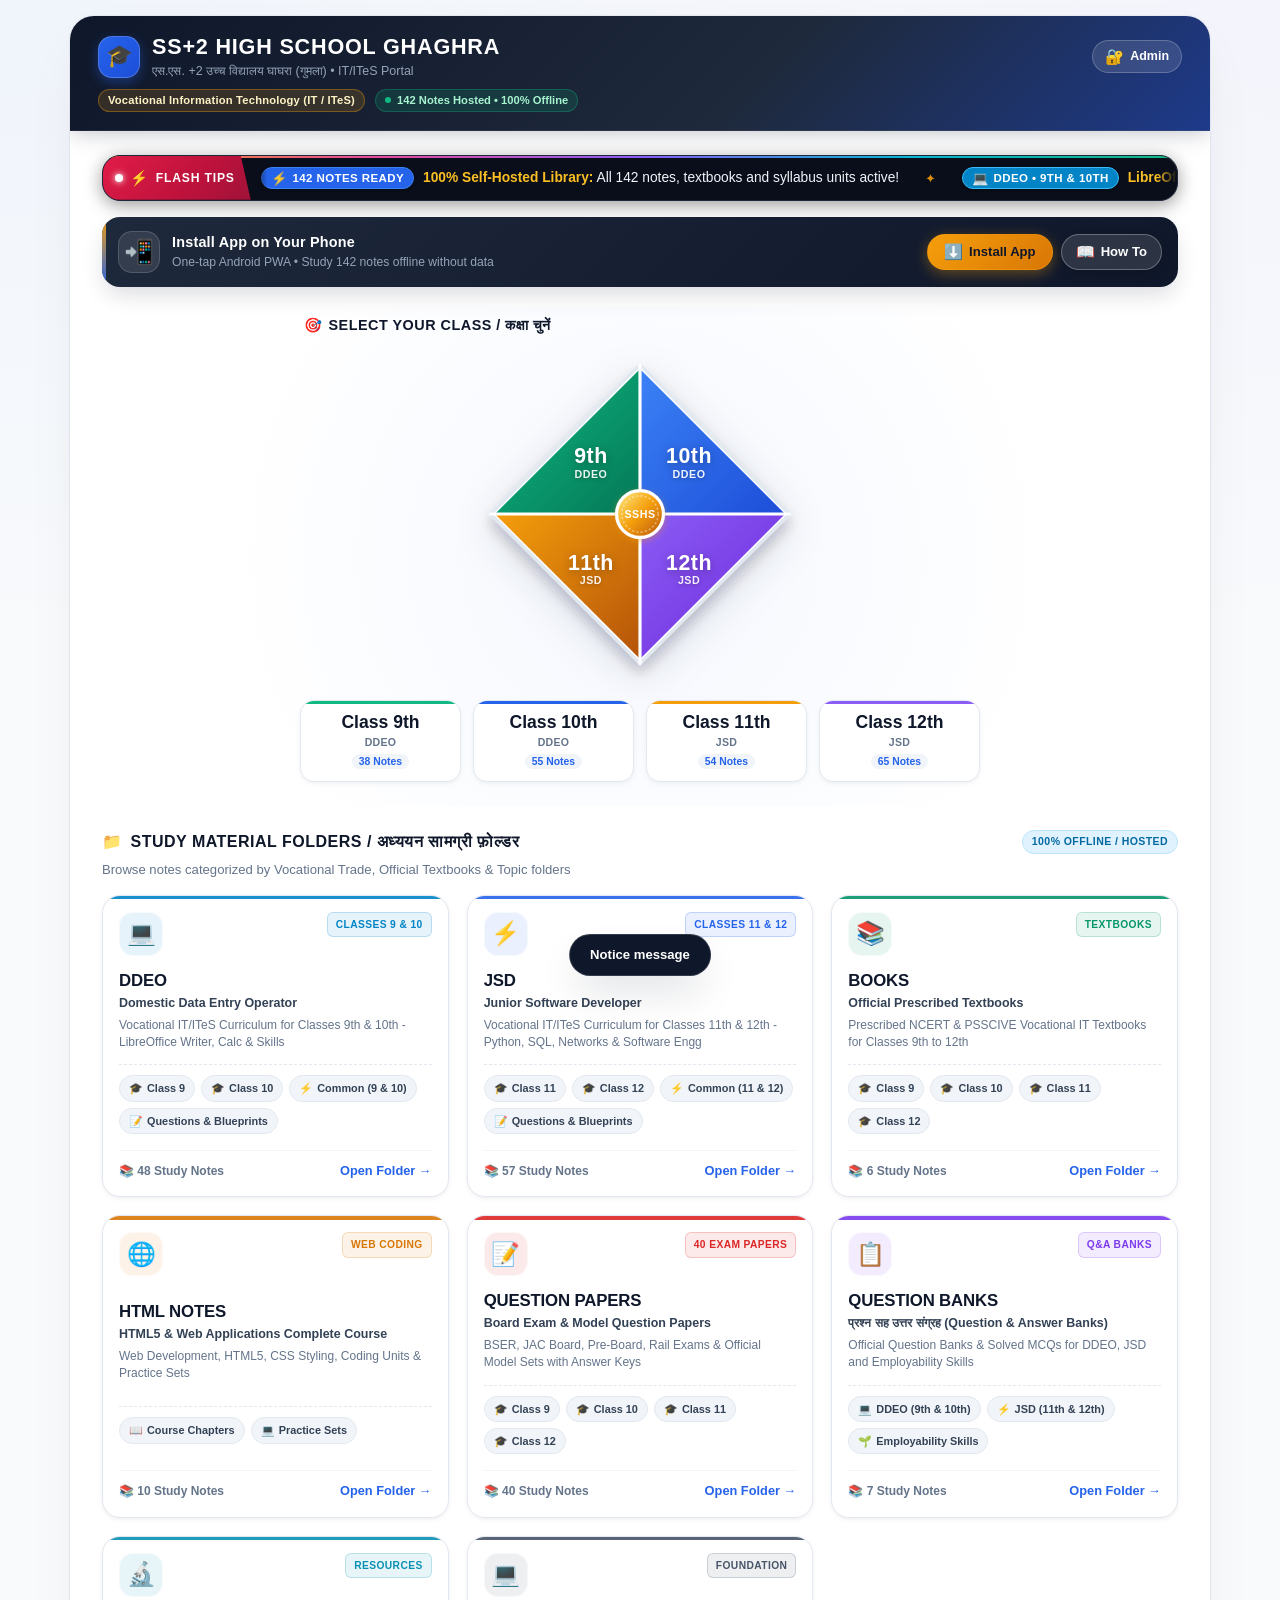
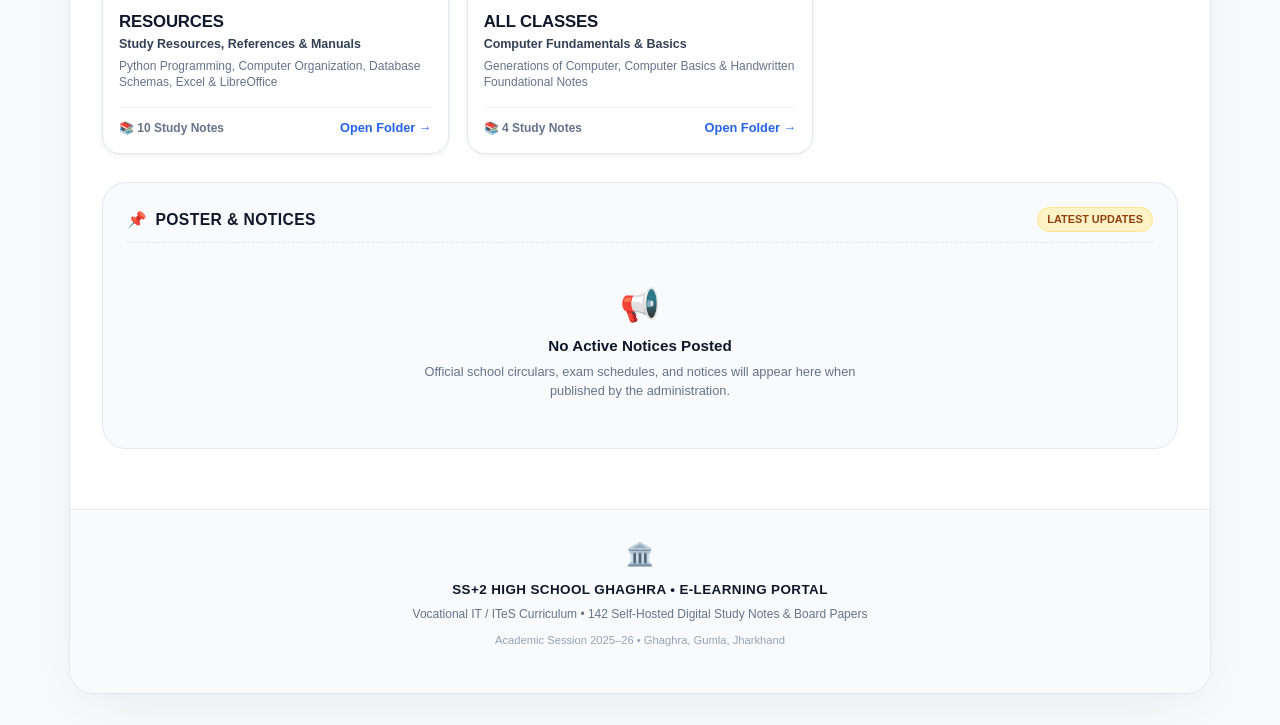
<file: index.html>
<!DOCTYPE html>
<html lang="en">
<head>
  <meta charset="UTF-8">
  <meta name="viewport" content="width=device-width, initial-scale=1.0, maximum-scale=1.0, user-scalable=no">
  <meta name="theme-color" content="#1e3a8a">
  <meta name="description" content="SS+2 High School Ghaghra - Digital study notes, revision materials and downloads for Classes 9th, 10th, 11th, and 12th">
  
  <title>SS+2 HIGH SCHOOL GHAGHRA - Study Notes</title>

  <!-- Security Headers (Zero-Risk Policy) -->
  <meta http-equiv="Content-Security-Policy" content="default-src 'self'; script-src 'self' 'unsafe-inline'; style-src 'self' 'unsafe-inline'; img-src 'self' data: blob:; font-src 'self'; object-src 'self' blob:; frame-src 'self' blob:; connect-src 'self' blob: ws: wss:; base-uri 'self'; form-action 'self';">
  <meta http-equiv="X-Content-Type-Options" content="nosniff">
  <meta name="referrer" content="strict-origin-when-cross-origin">

  <!-- PWA Manifest & Android Meta Tags -->
  <link rel="manifest" href="./manifest.webmanifest">
  <link rel="icon" type="image/png" sizes="192x192" href="./icons/icon-192.png">
  <link rel="apple-touch-icon" href="./icons/icon-192.png">
  <meta name="mobile-web-app-capable" content="yes">
  <meta name="apple-mobile-web-app-status-bar-style" content="black-translucent">
  <meta name="apple-mobile-web-app-title" content="SSHS Notes">

  <!-- Stylesheet -->
  <link rel="stylesheet" href="./css/styles.css">
</head>
<body>

  <div class="app-container">

    <!-- Offline Notification Banner -->
    <div id="offlineBanner" class="offline-banner">
      ⚡ Offline Mode • Viewing cached notes
    </div>

    <!-- App Header -->
    <header class="app-header">
      <!-- Main Home Header (Page 1) -->
      <div id="mainHeader" class="header-home">
        <div class="header-brand-row">
          <div class="school-logo-emblem">
            <span>🎓</span>
          </div>
          <div class="school-title-group">
            <h1 class="school-name">SS+2 HIGH SCHOOL GHAGHRA</h1>
            <div class="school-sub">एस.एस. +2 उच्च विद्यालय घाघरा (गुमला) • IT/ITeS Portal</div>
          </div>
          <a href="./admin.html" class="header-admin-link" title="Admin Portal / शिक्षक पोर्टल" aria-label="Admin Portal">
            <span class="admin-icon">🔐</span>
            <span class="admin-text">Admin</span>
          </a>
        </div>
        <div class="header-badges-row">
          <span class="school-tagline">Vocational Information Technology (IT / ITeS)</span>
          <span class="header-live-badge"><span class="pulse-dot"></span> 142 Notes Hosted • 100% Offline</span>
        </div>
      </div>

      <!-- Navigation Header for Class Notes (Page 2) -->
      <div id="navBar" class="nav-bar" style="display: none;">
        <button class="btn-back" onclick="goHome()">
          <span class="btn-back-arrow">←</span> Back to Classes
        </button>
        <div class="page-title-wrap">
          <span class="page-title-badge">PORTAL</span>
          <div class="page-title">SS+2 GHAGHRA</div>
        </div>
        <a href="./admin.html" class="header-admin-link header-admin-link-nav" title="Admin Portal / शिक्षक पोर्टल" aria-label="Admin Portal">
          <span class="admin-icon">🔐</span>
          <span class="admin-text">Admin</span>
        </a>
      </div>
    </header>

    <!-- ==============================================
         PAGE 1: HOME SCREEN (DIAMOND 4-QUADRANT & POSTER)
         ============================================== -->
    <main id="homeScreen" class="screen active">

      <!-- Abstract Running Marquee: Dynamic Notices & New Notes Live Ticker -->
      <section class="marquee-ticker-section" aria-label="Notices and New Notes Announcements">
        <div class="marquee-ticker-card">
          <!-- Abstract Angled Live Badge -->
          <div class="marquee-badge">
            <span class="marquee-badge-pulse"></span>
            <span class="marquee-badge-icon">⚡</span>
            <span class="marquee-badge-text">FLASH TIPS</span>
          </div>

          <!-- Seamless Infinite Marquee Window -->
          <div class="marquee-window" id="marqueeWindow">
            <div class="marquee-track" id="marqueeTrack">
              <!-- Dynamically populated by renderMarqueeTicker() in js/app.js -->
            </div>
          </div>
        </div>
      </section>

      <!-- PWA Installation Prompt (Positioned Just Above Selecting Class) -->
      <div id="pwaInstallPrompt" class="pwa-install-prompt">
        <div class="pwa-prompt-content">
          <div class="pwa-prompt-icon">📲</div>
          <div class="pwa-prompt-text">
            <div class="pwa-prompt-title">Install App on Your Phone</div>
            <div class="pwa-prompt-desc">One-tap Android PWA • Study 142 notes offline without data</div>
          </div>
        </div>
        <div class="pwa-prompt-actions">
          <button id="pwaPromptBtn" class="btn-pwa-prompt" onclick="triggerPwaInstall()">
            <span>⬇️</span> Install App
          </button>
          <button type="button" class="btn-pwa-howto" onclick="openInstallGuide()" title="How to Install App on Android (with pictures)">
            <span>📖</span> How To
          </button>
        </div>
      </div>

      <!-- 1. Class Selection Section (Diamond 4-Quadrant Selector) -->
      <section class="diamond-section">
        <div class="selector-header-row">
          <div class="selector-instruction">
            <span>🎯</span> Select Your Class / कक्षा चुनें
          </div>
        </div>

        <div class="diamond-container">
          <svg class="diamond-svg" viewBox="0 0 300 300" xmlns="http://www.w3.org/2000/svg">
            <defs>
              <!-- Ambient Drop Shadow -->
              <filter id="shadow" x="-15%" y="-15%" width="130%" height="130%">
                <feDropShadow dx="0" dy="8" stdDeviation="6" flood-color="#0f172a" flood-opacity="0.18"/>
              </filter>
              <!-- Center Glow Filter -->
              <filter id="centerGlow" x="-20%" y="-20%" width="140%" height="140%">
                <feDropShadow dx="0" dy="2" stdDeviation="3" flood-color="#f59e0b" flood-opacity="0.4"/>
              </filter>
              <!-- Modern Gradients for 4 Quadrants -->
              <linearGradient id="grad9" x1="0%" y1="0%" x2="100%" y2="100%">
                <stop offset="0%" stop-color="#10b981"/>
                <stop offset="100%" stop-color="#047857"/>
              </linearGradient>
              <linearGradient id="grad10" x1="0%" y1="0%" x2="100%" y2="100%">
                <stop offset="0%" stop-color="#3b82f6"/>
                <stop offset="100%" stop-color="#1d4ed8"/>
              </linearGradient>
              <linearGradient id="grad11" x1="0%" y1="0%" x2="100%" y2="100%">
                <stop offset="0%" stop-color="#f59e0b"/>
                <stop offset="100%" stop-color="#b45309"/>
              </linearGradient>
              <linearGradient id="grad12" x1="0%" y1="0%" x2="100%" y2="100%">
                <stop offset="0%" stop-color="#8b5cf6"/>
                <stop offset="100%" stop-color="#6d28d9"/>
              </linearGradient>
              <linearGradient id="goldBadgeGrad" x1="0%" y1="0%" x2="100%" y2="100%">
                <stop offset="0%" stop-color="#fef08a"/>
                <stop offset="50%" stop-color="#f59e0b"/>
                <stop offset="100%" stop-color="#b45309"/>
              </linearGradient>
            </defs>

            <!-- Outer Diamond Background Frame -->
            <polygon points="150,10 290,150 150,290 10,150" fill="#ffffff" stroke="#e2e8f0" stroke-width="3" filter="url(#shadow)"/>

            <!-- Quadrant 1: 9th (Top-Left) -->
            <g class="quadrant-group" onclick="selectClass('9th')" style="cursor: pointer;">
              <path class="quadrant-path" d="M 150,150 L 14,150 L 150,14 Z" fill="url(#grad9)">
                <title>Class 9th IT/ITeS Notes & Syllabus</title>
              </path>
              <text x="104" y="96" class="quadrant-label">9th</text>
              <text x="104" y="116" class="quadrant-sublabel">DDEO</text>
            </g>

            <!-- Quadrant 2: 10th (Top-Right) -->
            <g class="quadrant-group" onclick="selectClass('10th')" style="cursor: pointer;">
              <path class="quadrant-path" d="M 150,150 L 150,14 L 286,150 Z" fill="url(#grad10)">
                <title>Class 10th IT/ITeS Notes & Syllabus</title>
              </path>
              <text x="196" y="96" class="quadrant-label">10th</text>
              <text x="196" y="116" class="quadrant-sublabel">DDEO</text>
            </g>

            <!-- Quadrant 3: 11th (Bottom-Left) -->
            <g class="quadrant-group" onclick="selectClass('11th')" style="cursor: pointer;">
              <path class="quadrant-path" d="M 150,150 L 14,150 L 150,286 Z" fill="url(#grad11)">
                <title>Class 11th IT/ITeS Notes & Syllabus</title>
              </path>
              <text x="104" y="196" class="quadrant-label">11th</text>
              <text x="104" y="216" class="quadrant-sublabel">JSD</text>
            </g>

            <!-- Quadrant 4: 12th (Bottom-Right) -->
            <g class="quadrant-group" onclick="selectClass('12th')" style="cursor: pointer;">
              <path class="quadrant-path" d="M 150,150 L 150,286 L 286,150 Z" fill="url(#grad12)">
                <title>Class 12th IT/ITeS Notes & Syllabus</title>
              </path>
              <text x="196" y="196" class="quadrant-label">12th</text>
              <text x="196" y="216" class="quadrant-sublabel">JSD</text>
            </g>

            <!-- Dividing Cross Lines -->
            <line x1="150" y1="10" x2="150" y2="290" stroke="#ffffff" stroke-width="3" stroke-linecap="round"/>
            <line x1="10" y1="150" x2="290" y2="150" stroke="#ffffff" stroke-width="3" stroke-linecap="round"/>

            <!-- Center Gold Insignia Badge -->
            <circle cx="150" cy="150" r="22" fill="url(#goldBadgeGrad)" stroke="#ffffff" stroke-width="3" filter="url(#centerGlow)"/>
            <circle cx="150" cy="150" r="17" fill="none" stroke="rgba(255, 255, 255, 0.4)" stroke-width="1.5" stroke-dasharray="2 2"/>
            <text x="150" y="154" font-size="10" font-weight="900" fill="#ffffff" text-anchor="middle" letter-spacing="0.5px">SSHS</text>
          </svg>
        </div>

        <!-- Quick Finger Tap Buttons for Mobile Accessibility & Fast Selection -->
        <div class="class-pill-grid">
          <button class="class-pill-btn class-pill-9" onclick="selectClass('9th')">
            <span class="class-pill-num">Class 9th</span>
            <span class="class-pill-sub">DDEO</span>
            <span class="class-pill-count">38 Notes</span>
          </button>
          <button class="class-pill-btn class-pill-10" onclick="selectClass('10th')">
            <span class="class-pill-num">Class 10th</span>
            <span class="class-pill-sub">DDEO</span>
            <span class="class-pill-count">55 Notes</span>
          </button>
          <button class="class-pill-btn class-pill-11" onclick="selectClass('11th')">
            <span class="class-pill-num">Class 11th</span>
            <span class="class-pill-sub">JSD</span>
            <span class="class-pill-count">54 Notes</span>
          </button>
          <button class="class-pill-btn class-pill-12" onclick="selectClass('12th')">
            <span class="class-pill-num">Class 12th</span>
            <span class="class-pill-sub">JSD</span>
            <span class="class-pill-count">65 Notes</span>
          </button>
        </div>
      </section>

      <!-- 1.5 Quick Library Auto-Repair Button (Admin Access in Admin Portal) -->
      <section class="library-repair-bar" aria-label="Library Health and Auto-Repair" style="display: none;">
        <button class="btn-library-repair" onclick="runLibraryRepair(false)" id="btnQuickRepair" title="Check &amp; Auto-Repair Library Files">
          <span class="btn-repair-icon">⚡</span>
          <span class="btn-repair-text">Check &amp; Auto-Repair Library Files</span>
        </button>
      </section>

      <!-- 2. Vocational Folder Headers Section (Self-Hosted Study Material Library) -->
      <section class="folder-categories-section">
        <div class="folder-section-header">
          <div class="folder-section-title">
            <span>📁</span> Study Material Folders / अध्ययन सामग्री फ़ोल्डर
          </div>
          <span class="folder-section-badge">100% OFFLINE / HOSTED</span>
        </div>
        <p class="folder-section-desc">
          Browse notes categorized by Vocational Trade, Official Textbooks & Topic folders
        </p>

        <div id="folderCategoriesContainer" class="folder-grid">
          <!-- 1. DDEO (Classes 9th & 10th) -->
          <div class="folder-card" style="--card-accent: #0284c7;" onclick="selectFolderCategory('DDEO', 'all')">
            <div class="folder-card-top">
              <div class="folder-icon-wrap" style="background: rgba(2, 132, 199, 0.15); color: #0284c7;">💻</div>
              <span class="folder-badge" style="background: rgba(2, 132, 199, 0.15); color: #0284c7; border: 1px solid rgba(2, 132, 199, 0.3);">CLASSES 9 & 10</span>
            </div>
            <div>
              <div class="folder-card-title">DDEO</div>
              <div class="folder-card-fullname">Domestic Data Entry Operator</div>
              <div class="folder-card-desc">Vocational IT/ITeS Curriculum for Classes 9th & 10th - LibreOffice Writer, Calc & Skills</div>
            </div>
            <div class="folder-subfolder-pills">
              <span class="folder-sub-pill" onclick="event.stopPropagation(); selectFolderCategory('DDEO', 'class9')"><span>🎓</span> Class 9</span>
              <span class="folder-sub-pill" onclick="event.stopPropagation(); selectFolderCategory('DDEO', 'class10')"><span>🎓</span> Class 10</span>
              <span class="folder-sub-pill" onclick="event.stopPropagation(); selectFolderCategory('DDEO', 'common')"><span>⚡</span> Common (9 & 10)</span>
            </div>
            <div class="folder-card-footer">
              <span>📚 25 Study Notes</span>
              <span class="folder-open-arrow">Open Folder →</span>
            </div>
          </div>

          <!-- 2. JSD (Classes 11th & 12th) -->
          <div class="folder-card" style="--card-accent: #2563eb;" onclick="selectFolderCategory('JSD', 'all')">
            <div class="folder-card-top">
              <div class="folder-icon-wrap" style="background: rgba(37, 99, 235, 0.15); color: #2563eb;">⚡</div>
              <span class="folder-badge" style="background: rgba(37, 99, 235, 0.15); color: #2563eb; border: 1px solid rgba(37, 99, 235, 0.3);">CLASSES 11 & 12</span>
            </div>
            <div>
              <div class="folder-card-title">JSD</div>
              <div class="folder-card-fullname">Junior Software Developer</div>
              <div class="folder-card-desc">Vocational IT/ITeS Curriculum for Classes 11th & 12th - Python, SQL, Networks & Software Engg</div>
            </div>
            <div class="folder-subfolder-pills">
              <span class="folder-sub-pill" onclick="event.stopPropagation(); selectFolderCategory('JSD', 'class11')"><span>🎓</span> Class 11</span>
              <span class="folder-sub-pill" onclick="event.stopPropagation(); selectFolderCategory('JSD', 'class12')"><span>🎓</span> Class 12</span>
              <span class="folder-sub-pill" onclick="event.stopPropagation(); selectFolderCategory('JSD', 'common')"><span>⚡</span> Common (11 & 12)</span>
            </div>
            <div class="folder-card-footer">
              <span>📚 40 Study Notes</span>
              <span class="folder-open-arrow">Open Folder →</span>
            </div>
          </div>

          <!-- 3. BOOKS -->
          <div class="folder-card" style="--card-accent: #059669;" onclick="selectFolderCategory('BOOKS', 'all')">
            <div class="folder-card-top">
              <div class="folder-icon-wrap" style="background: rgba(5, 150, 105, 0.15); color: #059669;">📚</div>
              <span class="folder-badge" style="background: rgba(5, 150, 105, 0.15); color: #059669; border: 1px solid rgba(5, 150, 105, 0.3);">TEXTBOOKS</span>
            </div>
            <div>
              <div class="folder-card-title">BOOKS</div>
              <div class="folder-card-fullname">Official Prescribed Textbooks</div>
              <div class="folder-card-desc">Prescribed NCERT & PSSCIVE Prescribed Vocational IT Textbooks for Classes 9th to 12th</div>
            </div>
            <div class="folder-subfolder-pills">
              <span class="folder-sub-pill" onclick="event.stopPropagation(); selectFolderCategory('BOOKS', 'class9')"><span>🎓</span> Class 9</span>
              <span class="folder-sub-pill" onclick="event.stopPropagation(); selectFolderCategory('BOOKS', 'class10')"><span>🎓</span> Class 10</span>
              <span class="folder-sub-pill" onclick="event.stopPropagation(); selectFolderCategory('BOOKS', 'class11')"><span>🎓</span> Class 11</span>
              <span class="folder-sub-pill" onclick="event.stopPropagation(); selectFolderCategory('BOOKS', 'class12')"><span>🎓</span> Class 12</span>
            </div>
            <div class="folder-card-footer">
              <span>📚 6 Textbooks</span>
              <span class="folder-open-arrow">Open Folder →</span>
            </div>
          </div>

          <!-- 4. HTML NOTES -->
          <div class="folder-card" style="--card-accent: #d97706;" onclick="selectFolderCategory('HTML_NOTES', 'all')">
            <div class="folder-card-top">
              <div class="folder-icon-wrap" style="background: rgba(217, 119, 6, 0.15); color: #d97706;">🌐</div>
              <span class="folder-badge" style="background: rgba(217, 119, 6, 0.15); color: #d97706; border: 1px solid rgba(217, 119, 6, 0.3);">WEB CODING</span>
            </div>
            <div>
              <div class="folder-card-title">HTML NOTES</div>
              <div class="folder-card-fullname">HTML5 & Web Applications Complete Course</div>
              <div class="folder-card-desc">Web Development, HTML5, CSS Styling, Coding Units & Practice Sets</div>
            </div>
            <div class="folder-subfolder-pills">
              <span class="folder-sub-pill" onclick="event.stopPropagation(); selectFolderCategory('HTML_NOTES', 'chapters')"><span>📖</span> Chapters</span>
              <span class="folder-sub-pill" onclick="event.stopPropagation(); selectFolderCategory('HTML_NOTES', 'practice')"><span>💻</span> Practice</span>
            </div>
            <div class="folder-card-footer">
              <span>📚 10 Course Units</span>
              <span class="folder-open-arrow">Open Folder →</span>
            </div>
          </div>

          <!-- 5. QUESTION PAPERS -->
          <div class="folder-card" style="--card-accent: #dc2626;" onclick="selectFolderCategory('QUESTION_PAPERS', 'all')">
            <div class="folder-card-top">
              <div class="folder-icon-wrap" style="background: rgba(220, 38, 38, 0.15); color: #dc2626;">📝</div>
              <span class="folder-badge" style="background: rgba(220, 38, 38, 0.15); color: #dc2626; border: 1px solid rgba(220, 38, 38, 0.3);">40 EXAM PAPERS</span>
            </div>
            <div>
              <div class="folder-card-title">QUESTION PAPERS</div>
              <div class="folder-card-fullname">Board Exam & Model Question Papers</div>
              <div class="folder-card-desc">BSER, JAC Board, Pre-Board, Rail Exams & Official Model Sets with Answer Keys</div>
            </div>
            <div class="folder-subfolder-pills">
              <span class="folder-sub-pill" onclick="event.stopPropagation(); selectFolderCategory('QUESTION_PAPERS', 'class9')"><span>🎓</span> Class 9</span>
              <span class="folder-sub-pill" onclick="event.stopPropagation(); selectFolderCategory('QUESTION_PAPERS', 'class10')"><span>🎓</span> Class 10</span>
              <span class="folder-sub-pill" onclick="event.stopPropagation(); selectFolderCategory('QUESTION_PAPERS', 'class11')"><span>🎓</span> Class 11</span>
              <span class="folder-sub-pill" onclick="event.stopPropagation(); selectFolderCategory('QUESTION_PAPERS', 'class12')"><span>🎓</span> Class 12</span>
            </div>
            <div class="folder-card-footer">
              <span>📚 40 Question Papers</span>
              <span class="folder-open-arrow">Open Folder →</span>
            </div>
          </div>

          <!-- 6. QUESTION BANKS -->
          <div class="folder-card" style="--card-accent: #7c3aed;" onclick="selectFolderCategory('QUESTION_BANKS', 'all')">
            <div class="folder-card-top">
              <div class="folder-icon-wrap" style="background: rgba(124, 58, 237, 0.15); color: #7c3aed;">📋</div>
              <span class="folder-badge" style="background: rgba(124, 58, 237, 0.15); color: #7c3aed; border: 1px solid rgba(124, 58, 237, 0.3);">Q&A BANKS</span>
            </div>
            <div>
              <div class="folder-card-title">QUESTION BANKS</div>
              <div class="folder-card-fullname">प्रश्न सह उत्तर संग्रह (Question & Answer Banks)</div>
              <div class="folder-card-desc">Official Question Banks & Solved MCQs for DDEO, JSD and Employability Skills</div>
            </div>
            <div class="folder-subfolder-pills">
              <span class="folder-sub-pill" onclick="event.stopPropagation(); selectFolderCategory('QUESTION_BANKS', 'ddeo')"><span>💻</span> DDEO</span>
              <span class="folder-sub-pill" onclick="event.stopPropagation(); selectFolderCategory('QUESTION_BANKS', 'jsd')"><span>⚡</span> JSD</span>
              <span class="folder-sub-pill" onclick="event.stopPropagation(); selectFolderCategory('QUESTION_BANKS', 'emp')"><span>🌱</span> Employability</span>
            </div>
            <div class="folder-card-footer">
              <span>📚 7 Question Banks</span>
              <span class="folder-open-arrow">Open Folder →</span>
            </div>
          </div>

          <!-- 7. RESOURCES -->
          <div class="folder-card" style="--card-accent: #0891b2;" onclick="selectFolderCategory('RESOURCES', 'all')">
            <div class="folder-card-top">
              <div class="folder-icon-wrap" style="background: rgba(8, 145, 178, 0.15); color: #0891b2;">🔬</div>
              <span class="folder-badge" style="background: rgba(8, 145, 178, 0.15); color: #0891b2; border: 1px solid rgba(8, 145, 178, 0.3);">RESOURCES</span>
            </div>
            <div>
              <div class="folder-card-title">RESOURCES</div>
              <div class="folder-card-fullname">Study Resources, References & Manuals</div>
              <div class="folder-card-desc">Python Programming, Computer Organization, Database Schemas, Excel & LibreOffice</div>
            </div>
            <div class="folder-card-footer">
              <span>📚 10 Reference Manuals</span>
              <span class="folder-open-arrow">Open Folder →</span>
            </div>
          </div>

          <!-- 8. ALL CLASSES -->
          <div class="folder-card" style="--card-accent: #475569;" onclick="selectFolderCategory('ALL_CLASSES', 'all')">
            <div class="folder-card-top">
              <div class="folder-icon-wrap" style="background: rgba(71, 85, 105, 0.15); color: #475569;">💻</div>
              <span class="folder-badge" style="background: rgba(71, 85, 105, 0.15); color: #475569; border: 1px solid rgba(71, 85, 105, 0.3);">FOUNDATION</span>
            </div>
            <div>
              <div class="folder-card-title">ALL CLASSES</div>
              <div class="folder-card-fullname">Computer Fundamentals & Basics</div>
              <div class="folder-card-desc">Generations of Computer, Computer Basics & Handwritten Foundational Notes</div>
            </div>
            <div class="folder-card-footer">
              <span>📚 4 Foundation Notes</span>
              <span class="folder-open-arrow">Open Folder →</span>
            </div>
          </div>
        </div>
      </section>

      <!-- Poster / Notice Board Section (as in reference sketch) -->
      <section class="poster-section">
        <div class="poster-header">
          <div class="poster-title">
            <span>📌</span> POSTER & NOTICES
          </div>
          <span class="poster-badge">LATEST UPDATES</span>
        </div>

        <!-- Dynamic Notice Cards -->
        <div id="posterContainer" class="poster-cards">
          <!-- Populated dynamically from js/data.js -->
        </div>
      </section>

    </main>

    <!-- ==============================================
         PAGE 2: CLASS NOTES SCREEN (SUBJECTS & DOWNLOADS)
         ============================================== -->
    <main id="notesScreen" class="screen">

      <!-- Class Header Banner -->
      <div class="notes-header-card">
        <h2 id="classHeading" class="notes-class-heading">9th IT Notes & Syllabus</h2>
        <div id="classSubheading" class="notes-class-subheading">Official Curriculum, Syllabus, Employability & IT Subject Skills</div>
      </div>

      <!-- Real-time Search -->
      <div class="search-wrapper">
        <span class="search-icon">🔍</span>
        <input type="text" id="searchInput" class="search-input" placeholder="Search chapters, topics, formulas...">
      </div>

      <!-- Subject Filter Pills -->
      <div id="subjectFilters" class="subject-filter-bar">
        <!-- Populated dynamically -->
      </div>

      <!-- Notes List (Numbered List as sketched in Page 2) -->
      <div id="notesContainer" class="notes-list">
        <!-- Populated dynamically from js/data.js -->
      </div>

    </main>

    <!-- App Footer -->
    <footer class="app-footer">
      <div class="footer-content">
        <div class="footer-crest">🏛️</div>
        <div id="schoolFooterTitle" class="footer-title" style="cursor: default; user-select: none;">
          SS+2 HIGH SCHOOL GHAGHRA • E-LEARNING PORTAL
        </div>
        <div class="footer-desc">
          Vocational IT / ITeS Curriculum • 142 Self-Hosted Digital Study Notes & Board Papers
        </div>
        <div class="footer-meta">
          <span>Academic Session 2025–26</span> • <span>Ghaghra, Gumla, Jharkhand</span>
        </div>
      </div>
    </footer>

  </div>

  <!-- ==============================================
       PDF VIEWER MODAL
       ============================================== -->
  <div id="pdfModal" class="modal-overlay">
    <div class="modal-container">
      <div class="modal-header">
        <div id="modalTitle" class="modal-title">Study Note Viewer</div>
        <div class="modal-header-actions" style="display: flex; align-items: center; gap: 8px;">
          <button class="btn-modal-action btn-modal-report" onclick="openReportModal()" title="Report an issue with viewing or downloading this note">
            ⚠️ Report Issue
          </button>
          <a id="modalExternalLink" class="btn-modal-external" href="#" target="_blank" rel="noopener noreferrer" title="Open Fullscreen in New Tab" style="display: none;">
            ↗️ Open Fullscreen
          </a>
          <button class="modal-close" onclick="closePdfViewer()" title="Close">✕</button>
        </div>
      </div>
      <div class="modal-body">
        <div class="pdf-viewer-bar">
          <span>📄 Offline Self-Hosted PDF Note</span>
          <a id="modalDirectLink" href="#" target="_blank" rel="noopener noreferrer">
            ↗️ Open in New Tab
          </a>
        </div>
        <iframe id="modalFrame" class="pdf-frame" src="about:blank" loading="eager" title="PDF Document Viewer"></iframe>
      </div>
      <div class="modal-footer">
        <button class="btn-action btn-report-issue" onclick="openReportModal()" title="Report an issue with this note">
          ⚠️ Report Issue
        </button>
        <button class="btn-action btn-view" onclick="closePdfViewer()">Close</button>
        <a id="modalDownloadBtn" class="btn-action btn-download" href="#" download>
          📥 Download PDF
        </a>
      </div>
    </div>
  </div>

  <!-- ==============================================
       STUDENT ISSUE REPORTING MODAL
       ============================================== -->
  <div id="reportModal" class="modal-overlay">
    <div class="modal-container report-modal-container">
      <div class="modal-header">
        <div class="modal-title">
          <span>🚩</span> Report Note Issue / समस्या रिपोर्ट करें
        </div>
        <button class="modal-close" onclick="closeReportModal()" title="Close">✕</button>
      </div>
      <form id="reportForm" onsubmit="handleReportSubmit(event)">
        <div class="modal-body report-modal-body">
          <div class="report-intro-banner">
            <span>ℹ️</span>
            <div>Having trouble viewing, downloading, or reading this document? Submit your report below and the IT Department will inspect and fix the file association.</div>
          </div>

          <!-- Note Details (Auto-filled) -->
          <div class="report-field-group">
            <label class="report-field-label">Document / Note Title:</label>
            <input type="text" id="reportNoteTitle" class="report-field-input text-bold" readonly>
            <input type="hidden" id="reportNoteUrl">
          </div>

          <!-- Problem Type -->
          <div class="report-field-group">
            <label class="report-field-label">Type of Problem / समस्या का प्रकार <span class="required">*</span>:</label>
            <select id="reportIssueType" class="report-field-select" required>
              <option value="">-- Select Problem Type / समस्या चुनें --</option>
              <option value="cannot_open">📄 Cannot View / Blank Screen or Error opening PDF</option>
              <option value="download_failed">📥 Download Failed / Broken or Corrupted File</option>
              <option value="wrong_class_subject">📚 Wrong Class, Subject, or Syllabus Unit</option>
              <option value="missing_pages">📑 Missing Pages, Blurry Text, or Cut-Off Content</option>
              <option value="slow_loading">⏳ Extremely Slow to Load or Freeze</option>
              <option value="other">💡 Other Issue or Suggestion</option>
            </select>
          </div>

          <!-- Student Info -->
          <div class="report-fields-row">
            <div class="report-field-group">
              <label class="report-field-label">Your Name / Roll No (Optional):</label>
              <input type="text" id="reportStudentName" class="report-field-input" placeholder="e.g. Ramesh Kumar (Roll 14)">
            </div>
            <div class="report-field-group">
              <label class="report-field-label">Class (Optional):</label>
              <select id="reportStudentClass" class="report-field-select">
                <option value="">Auto-detected</option>
                <option value="9th">Class 9th (DDEO)</option>
                <option value="10th">Class 10th (DDEO)</option>
                <option value="11th">Class 11th (JSD)</option>
                <option value="12th">Class 12th (JSD)</option>
                <option value="general">General / Other</option>
              </select>
            </div>
          </div>

          <!-- Problem Description -->
          <div class="report-field-group">
            <label class="report-field-label">Problem Details / विस्तृत विवरण <span class="required">*</span>:</label>
            <textarea id="reportDetails" class="report-field-textarea" rows="3" required placeholder="Describe what happens when you click View or Download (e.g., 'Blank white screen in Chrome', 'Error 404', 'Page 4 is illegible')..."></textarea>
          </div>
        </div>

        <div class="modal-footer report-modal-footer">
          <button type="button" class="btn-action btn-cancel" onclick="closeReportModal()">Cancel</button>
          <button type="button" class="btn-action btn-email-fallback" onclick="sendReportViaEmail()" title="Send direct email to Vocational IT Coordinator">
            ✉️ Email Support
          </button>
          <button type="submit" class="btn-action btn-submit-report">
            🚀 Submit Issue Report
          </button>
        </div>
      </form>
    </div>
  </div>

  <!-- PWA Install Guide Modal (Visual Illustrated Step-by-Step Process) -->
  <div id="installGuideModal" class="modal-overlay">
    <div class="modal-container pwa-guide-modal">
      <div class="modal-header">
        <div class="modal-title">📲 How to Install on Android</div>
        <button class="modal-close" onclick="closeInstallGuide()" title="Close">✕</button>
      </div>
      <div class="pwa-guide-body">
        <div class="pwa-guide-intro">
          <span>💡</span> Install once to open and study all 142 notes offline anytime with zero mobile data.
        </div>

        <!-- Step 1 Card -->
        <div class="guide-step-card">
          <div class="guide-step-header">
            <div class="step-num">1</div>
            <div class="step-title-group">
              <div class="step-title">Tap Three Dots (⋮) Menu in Chrome</div>
              <div class="step-desc">Open the portal in Google Chrome. At the top-right corner of your screen, tap the <strong>⋮ (three dots)</strong> menu icon.</div>
            </div>
          </div>
          <div class="guide-step-img-wrap">
            <img src="./img/pwa-step1-menu.svg" alt="Step 1: Tap the three dots menu icon at top-right of Chrome browser" class="guide-step-img" loading="lazy">
          </div>
        </div>

        <!-- Step 2 Card -->
        <div class="guide-step-card">
          <div class="guide-step-header">
            <div class="step-num">2</div>
            <div class="step-title-group">
              <div class="step-title">Select "Install app" or "Add to Home screen"</div>
              <div class="step-desc">In the Chrome menu that opens, tap <strong>"Install app"</strong>. (If you don't see "Install app", tap <strong>"Add to Home screen"</strong>).</div>
            </div>
          </div>
          <div class="guide-step-img-wrap">
            <img src="./img/pwa-step2-install.svg" alt="Step 2: Tap Install app or Add to Home screen in Chrome menu" class="guide-step-img" loading="lazy">
          </div>
        </div>

        <!-- Step 3 Card -->
        <div class="guide-step-card">
          <div class="guide-step-header">
            <div class="step-num">3</div>
            <div class="step-title-group">
              <div class="step-title">Confirm by Tapping "Install"</div>
              <div class="step-desc">A native Android confirmation prompt will appear on your phone screen. Tap the blue <strong>"Install"</strong> button.</div>
            </div>
          </div>
          <div class="guide-step-img-wrap">
            <img src="./img/pwa-step3-confirm.svg" alt="Step 3: Confirm by tapping Install on Android prompt" class="guide-step-img" loading="lazy">
          </div>
        </div>

        <!-- Step 4 Card -->
        <div class="guide-step-card">
          <div class="guide-step-header">
            <div class="step-num">4</div>
            <div class="step-title-group">
              <div class="step-title">Done! Launch 100% Offline from Home Screen</div>
              <div class="step-desc">The <strong>SSHS Notes</strong> icon 🎓 is now on your phone home screen. Tap it anytime to study even without mobile internet!</div>
            </div>
          </div>
          <div class="guide-step-img-wrap">
            <img src="./img/pwa-step4-success.svg" alt="Step 4: App icon ready on phone home screen" class="guide-step-img" loading="lazy">
          </div>
        </div>
      </div>
      <div class="modal-footer" style="display: flex; gap: 8px;">
        <button class="btn-action btn-view" onclick="closeInstallGuide()" style="flex: 1;">Close</button>
        <button class="btn-action btn-download" onclick="closeInstallGuide(); triggerPwaInstall();" style="flex: 2;">
          <span>📲</span> Install App Now
        </button>
      </div>
    </div>
  </div>

  <!-- Toast Notification Pill -->
  <div id="toast" class="toast">Notice message</div>

  <!-- Scripts -->
  <script src="./js/security.js"></script>
  <script src="./js/manifest.js"></script>
  <script src="./js/data.js"></script>
  <script src="./js/storage.js"></script>
  <script src="./js/app.js"></script>
  <script src="./js/sw-register.js"></script>

</body>
</html>
</file>
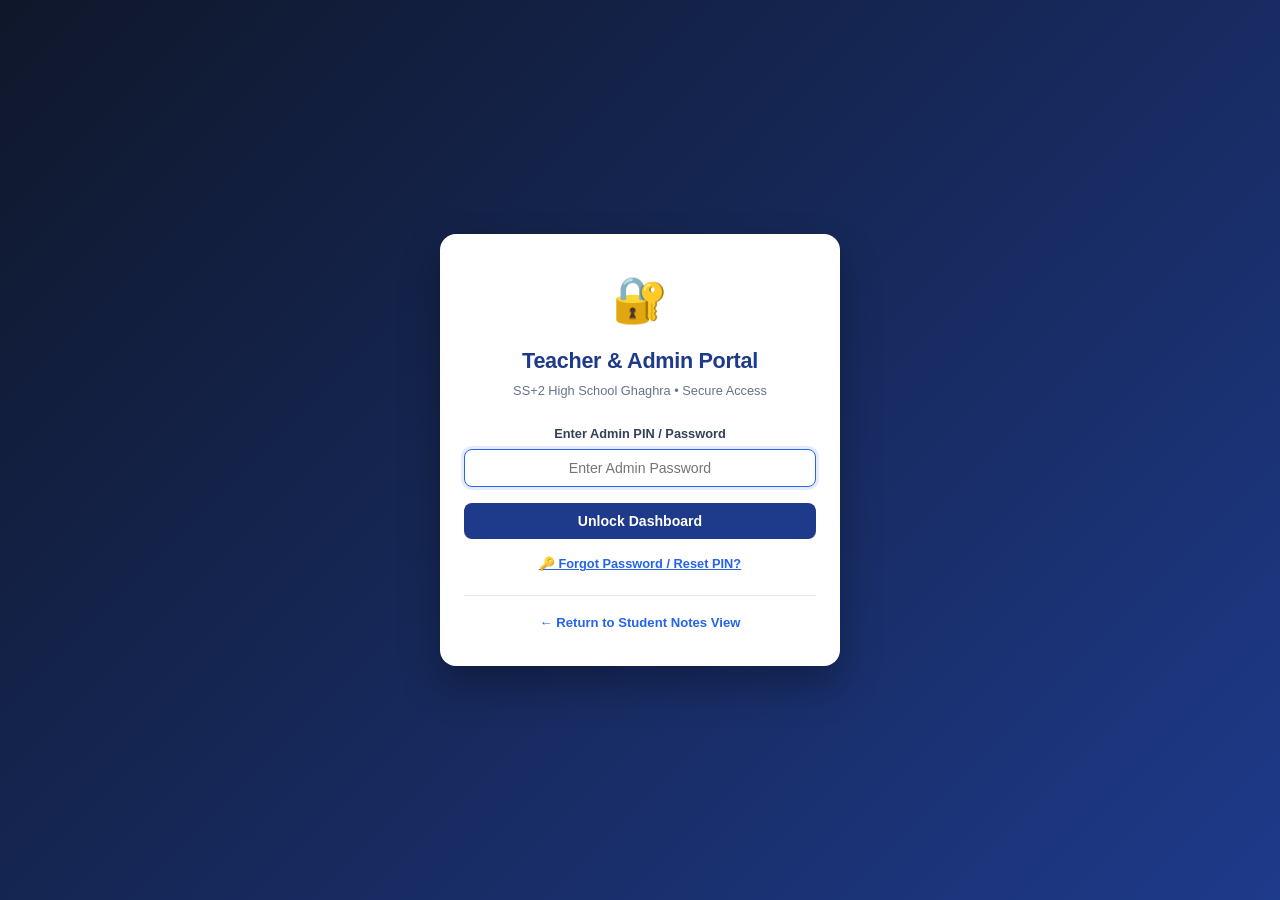
<file: admin.html>
<!DOCTYPE html>
<html lang="en">
<head>
  <meta charset="UTF-8">
  <meta name="viewport" content="width=device-width, initial-scale=1.0, maximum-scale=1.0, user-scalable=no">
  <meta name="theme-color" content="#1e3a8a">
  <title>Admin Portal - SS+2 HIGH SCHOOL GHAGHRA</title>

  <!-- Security Headers (Zero-Risk Policy) -->
  <meta http-equiv="Content-Security-Policy" content="default-src 'self'; script-src 'self' 'unsafe-inline'; style-src 'self' 'unsafe-inline'; img-src 'self' data: blob:; font-src 'self'; object-src 'self' blob:; frame-src 'self' blob:; connect-src 'self' blob: ws: wss:; base-uri 'self'; form-action 'self';">
  <meta http-equiv="X-Content-Type-Options" content="nosniff">
  <meta name="referrer" content="strict-origin-when-cross-origin">

  <!-- PWA & Favicon -->
  <link rel="icon" type="image/png" sizes="192x192" href="./icons/icon-192.png">
  <link rel="stylesheet" href="./css/styles.css">
  <link rel="stylesheet" href="./css/admin.css">
</head>
<body class="admin-body">

  <!-- ==============================================
       1. PIN AUTHENTICATION GATE
       ============================================== -->
  <div id="authScreen" class="auth-overlay">
    <div class="auth-card">
      <div class="auth-icon">🔐</div>
      <h2 class="auth-title">Teacher & Admin Portal</h2>
      <p class="auth-sub">SS+2 High School Ghaghra • Secure Access</p>

      <form id="authForm" onsubmit="handleLogin(event)">
        <div class="form-group">
          <label class="form-label" for="pinInput">Enter Admin PIN / Password</label>
          <input type="password" id="pinInput" class="form-input text-center" placeholder="Enter Admin Password" required autofocus>
          <div id="authError" class="auth-error">Incorrect PIN. Please try again.</div>
        </div>

        <button type="submit" class="btn-primary w-full">Unlock Dashboard</button>

        <div style="text-align: center; margin-top: 12px;">
          <button type="button" class="btn-link-forgot" onclick="toggleResetForm(true)">
            🔑 Forgot Password / Reset PIN?
          </button>
        </div>
      </form>

      <!-- Password Reset Form (Dual Recovery: Master Key / Emergency Code OR Email + Security Question) -->
      <form id="resetForm" onsubmit="handleResetPassword(event)" style="display: none;">
        <div class="reset-mode-toggle" style="display: flex; gap: 6px; margin-bottom: 12px;">
          <button type="button" id="btnModeMaster" class="btn-reset-mode active" onclick="switchResetMode('master')">
            🔑 Master Key
          </button>
          <button type="button" id="btnModeEmail" class="btn-reset-mode" onclick="switchResetMode('email')">
            📧 Email & Security Q.
          </button>
        </div>

        <!-- Mode 1: Master Recovery Key / Emergency Code -->
        <div id="resetModeMasterGroup">
          <div class="reset-instruction-box">
            ℹ️ Enter the <strong>School Master Recovery Key</strong> provided by the administration or your 16-character Emergency Recovery Code.
          </div>
          <div class="form-group" style="text-align: left;">
            <label class="form-label" for="resetRecoveryKey">Master Recovery Key or Emergency Code</label>
            <input type="password" id="resetRecoveryKey" class="form-input" placeholder="Enter Master Key or Emergency Code">
          </div>
        </div>

        <!-- Mode 2: Registered Email & Security Question -->
        <div id="resetModeEmailGroup" style="display: none;">
          <div class="reset-instruction-box" style="background: #eff6ff; border-color: #bfdbfe; color: #1e3a8a;">
            ℹ️ Enter your registered recovery email and answer your account security question.
          </div>
          <div class="form-group" style="text-align: left;">
            <label class="form-label" for="resetEmailInput">Registered Recovery Email</label>
            <input type="email" id="resetEmailInput" class="form-input" placeholder="e.g. admin@sshsghaghra.in">
          </div>
          <div class="form-group" style="text-align: left;">
            <label class="form-label">Security Question</label>
            <div id="resetSecurityQuestionDisplay" style="font-size: 0.78rem; font-weight: 700; color: #1e3a8a; background: #f8fafc; padding: 8px 10px; border-radius: 6px; border: 1px solid #e2e8f0; margin-bottom: 6px;">
              What was the founding year of SS+2 High School Ghaghra?
            </div>
            <input type="password" id="resetSecurityAnswer" class="form-input" placeholder="Enter your answer">
          </div>
        </div>

        <div class="form-group" style="text-align: left;">
          <label class="form-label" for="resetNewPin">New Admin Password</label>
          <input type="password" id="resetNewPin" class="form-input" placeholder="Min. 6 characters" minlength="6" required>
        </div>

        <div class="form-group" style="text-align: left;">
          <label class="form-label" for="resetConfirmPin">Confirm New Password</label>
          <input type="password" id="resetConfirmPin" class="form-input" placeholder="Re-enter new password" minlength="6" required>
          <div id="resetError" class="auth-error"></div>
        </div>

        <button type="submit" id="btnSubmitReset" class="btn-primary w-full" style="background: #059669;">
          🔄 Reset & Set New Password
        </button>

        <div style="text-align: center; margin-top: 12px;">
          <button type="button" class="btn-link-forgot" onclick="toggleResetForm(false)">
            ← Back to Login
          </button>
        </div>
      </form>

      <div class="auth-footer">
        <a href="./index.html" class="auth-back-link">← Return to Student Notes View</a>
      </div>
    </div>
  </div>

  <!-- ==============================================
       2. MAIN ADMIN DASHBOARD
       ============================================== -->
  <div id="adminDashboard" class="admin-dashboard" style="display: none;">

    <!-- Top Admin Navigation -->
    <header class="admin-navbar">
      <div class="admin-brand">
        <div class="admin-logo">SSHS</div>
        <div>
          <div class="admin-brand-title">SS+2 HIGH SCHOOL GHAGHRA</div>
          <div class="admin-brand-sub">Notes Management & Upload Portal</div>
        </div>
      </div>

      <div class="admin-nav-actions">
        <button type="button" class="btn-header-sync" onclick="runLibraryRepair(false)" title="Automatically check notes &amp; notices folders, fix path associations, and index new files">
          ⚡ Check &amp; Repair Library
        </button>
        <button type="button" class="btn-profile-badge" onclick="switchTab('profileTab')" title="Manage Admin Profile & Security">
          👤 <span id="navAdminName">Admin Profile</span>
        </button>
        <a href="./index.html" class="btn-view-app" target="_blank" title="Preview Student App">
          📱 Open Student App
        </a>
        <button class="btn-logout" onclick="handleLogout()">Logout</button>
      </div>
    </header>

    <div class="admin-container">

      <!-- Stats Overview Row -->
      <section class="stats-grid">
        <div class="stat-card">
          <div class="stat-label">Total Notes</div>
          <div id="statTotalNotes" class="stat-val">--</div>
          <div class="stat-meta">Active in library</div>
        </div>
        <div class="stat-card">
          <div class="stat-label">Class 9th & 10th</div>
          <div id="statSecNotes" class="stat-val">--</div>
          <div class="stat-meta">Secondary Notes</div>
        </div>
        <div class="stat-card">
          <div class="stat-label">Class 11th & 12th</div>
          <div id="statHighNotes" class="stat-val">--</div>
          <div class="stat-meta">+2 Arts & Science</div>
        </div>
        <div class="stat-card">
          <div class="stat-label">Active Notices</div>
          <div id="statNotices" class="stat-val">--</div>
          <div class="stat-meta">Poster updates</div>
        </div>
        <div class="stat-card stat-card-clickable" onclick="switchTab('reportsTab')" title="Click to view student issue reports">
          <div class="stat-label">Reported Issues</div>
          <div id="statReportedIssues" class="stat-val" style="color: #dc2626;">0</div>
          <div id="statReportedMeta" class="stat-meta">0 pending review</div>
        </div>
      </section>

      <!-- Pending Reports Alert Banner -->
      <div id="pendingReportsAlert" class="admin-alert-banner" style="display: none;" onclick="switchTab('reportsTab')" title="Click to view and review student issue reports">
        <div style="display: flex; align-items: center; gap: 10px;">
          <span style="font-size: 1.25rem;">🚩</span>
          <span><strong>Student Feedback:</strong> <span id="pendingReportsAlertCount">0</span> issue report(s) are awaiting review.</span>
        </div>
        <span class="alert-action">Review Issues →</span>
      </div>

      <!-- Navigation Tabs -->
      <nav class="admin-tabs">
        <button class="admin-tab-btn active" onclick="switchTab('bulkUploadTab')">
          ⚡ Smart Bulk Upload
        </button>
        <button class="admin-tab-btn" onclick="switchTab('uploadTab')">
          📤 Single Upload
        </button>
        <button class="admin-tab-btn" onclick="switchTab('manageTab')">
          📚 Manage All Notes
        </button>
        <button class="admin-tab-btn" onclick="switchTab('noticesTab')">
          📢 Manage Posters & Notices
        </button>
        <button class="admin-tab-btn" onclick="switchTab('reportsTab')">
          🚩 Reported Issues <span id="reportsBadge" class="tab-badge-pill" style="display:none;">0</span>
        </button>
        <button class="admin-tab-btn" onclick="switchTab('exportTab')">
          💾 Export & Deploy
        </button>
        <button class="admin-tab-btn" onclick="switchTab('profileTab')">
          👤 Admin Profile & Security
        </button>
      </nav>

      <!-- TAB 1: SMART BULK UPLOAD WITH AUTO-CATEGORIZATION -->
      <section id="bulkUploadTab" class="tab-content active">
        <div class="card">
          <div class="card-header">
            <div>
              <h3 class="card-title">⚡ Smart Bulk Upload (Automatic Categorization)</h3>
              <p class="card-sub">Upload 1 or multiple IT/ITeS PDFs at once. The system automatically reads filenames, assigns Class (9th–12th) & Section (Syllabus, Part A, Part B, Model Papers), and generates clean titles!</p>
            </div>
            <span class="badge-pill" style="background: #ecfdf5; color: #047857; border-color: #a7f3d0;">✨ Auto-Classifier Active</span>
          </div>

          <!-- Multi-file Dropzone -->
          <div class="file-dropzone bulk-dropzone" id="bulkDropzone" onclick="document.getElementById('bulkPdfInput').click()">
            <div class="dropzone-icon">📁</div>
            <div class="dropzone-text">Click to choose multiple PDFs or drag & drop files here</div>
            <div class="dropzone-file">Auto-detects names like <code>Class10_IT_Syllabus.pdf</code>, <code>Class9_IT_Unit1.pdf</code>, <code>12th_SamplePaper.pdf</code></div>
            <div class="bulk-supported-badge">Upload 1 to 30 files in 1 click • Max 30MB per PDF</div>
          </div>
          <input type="file" id="bulkPdfInput" accept="application/pdf" multiple style="display: none;" onchange="handleBulkFilesSelect(event)">

          <!-- Queue Review Table (Visible once files are chosen) -->
          <div id="bulkQueueContainer" style="display: none; margin-top: 24px;">
            <div class="bulk-queue-header">
              <h4 id="bulkQueueTitle" style="font-size: 0.95rem; font-weight: 800; color: #1e3a8a;">
                Files Detected & Auto-Categorized (<span id="bulkCount">0</span>)
              </h4>
              <button type="button" class="btn-secondary text-sm" onclick="clearBulkQueue()">✕ Clear Queue</button>
            </div>

            <div class="table-responsive" style="margin-top: 12px;">
              <table class="admin-table">
                <thead>
                  <tr>
                    <th>#</th>
                    <th>File Name</th>
                    <th>Auto-Class</th>
                    <th>Auto-Section</th>
                    <th>Clean Title (Editable)</th>
                    <th class="text-right">Action</th>
                  </tr>
                </thead>
                <tbody id="bulkQueueBody">
                  <!-- Populated dynamically -->
                </tbody>
              </table>
            </div>

            <div class="bulk-progress-bar" id="bulkProgressBar" style="display: none;">
              <div class="bulk-progress-fill" id="bulkProgressFill"></div>
            </div>

            <div class="bulk-actions" style="margin-top: 18px; display: flex; align-items: center; justify-content: space-between; flex-wrap: wrap; gap: 12px;">
              <div id="bulkStatusText" style="font-size: 0.85rem; color: #64748b; font-weight: 600;"></div>
              <button type="button" id="btnConfirmBulkUpload" class="btn-primary" onclick="executeBulkUpload()" style="font-size: 0.92rem; padding: 12px 24px;">
                🚀 Approve & Upload All Files
              </button>
            </div>
          </div>
        </div>
      </section>

      <!-- TAB 2: SINGLE UPLOAD NOTE (WITH AUTO-FILL) -->
      <section id="uploadTab" class="tab-content">
        <div class="card">
          <div class="card-header">
            <div>
              <h3 class="card-title">Single Note / Syllabus Upload (With Auto-Fill)</h3>
              <p class="card-sub">Upload an individual IT/ITeS document. Selecting a PDF automatically fills Class, Section and Title.</p>
            </div>
            <span class="badge-pill">Single File</span>
          </div>

          <form id="uploadNoteForm" onsubmit="handleNoteUpload(event)">
            
            <div class="form-row-2">
              <!-- Class Selector -->
              <div class="form-group">
                <label class="form-label" for="noteClass">Target Class *</label>
                <select id="noteClass" class="form-select" onchange="updateSubjectDropdown()" required>
                  <option value="9th">Class 9th (कक्षा 9)</option>
                  <option value="10th">Class 10th (कक्षा 10 - Matric)</option>
                  <option value="11th">Class 11th (कक्षा 11 - +2)</option>
                  <option value="12th">Class 12th (कक्षा 12 - +2 Board)</option>
                </select>
              </div>

              <!-- Subject Selector -->
              <div class="form-group">
                <label class="form-label" for="noteSubject">Subject *</label>
                <div class="flex-gap">
                  <select id="noteSubject" class="form-select flex-1" required>
                    <!-- Dynamically populated -->
                  </select>
                  <button type="button" class="btn-secondary" onclick="promptNewSubject()">+ New</button>
                </div>
              </div>
            </div>

            <!-- Library Folder Category -->
            <div class="form-group">
              <label class="form-label" for="noteFolderCategory">Library Folder Category *</label>
              <select id="noteFolderCategory" class="form-select">
                <option value="auto">⚡ Auto-Detect (DDEO for 9/10, JSD for 11/12)</option>
                <option value="DDEO">💻 DDEO (Domestic Data Entry Operator)</option>
                <option value="JSD">⚡ JSD (Junior Software Developer)</option>
                <option value="BOOKS">📚 BOOKS (Official Textbooks)</option>
                <option value="HTML_NOTES">🌐 HTML NOTES (Web Coding)</option>
                <option value="QUESTION_PAPERS">📝 QUESTION PAPERS (Exam Papers)</option>
                <option value="QUESTION_BANKS">📋 QUESTION BANKS (Q&A Banks)</option>
                <option value="RESOURCES">🔬 RESOURCES (Manuals & Guides)</option>
                <option value="ALL_CLASSES">💻 ALL CLASSES (Computer Basics)</option>
              </select>
            </div>

            <!-- Chapter Title (English) -->
            <div class="form-group">
              <label class="form-label" for="noteTitle">Chapter / Note Title (English) *</label>
              <input type="text" id="noteTitle" class="form-input" placeholder="e.g. Chapter 3: Atoms and Molecules" required>
            </div>

            <!-- Chapter Title (Hindi) -->
            <div class="form-group">
              <label class="form-label" for="noteHindiTitle">Chapter Title (Hindi / विवरण)</label>
              <input type="text" id="noteHindiTitle" class="form-input" placeholder="e.g. अध्याय 3: परमाणु एवं अणु - पूर्ण नोट्स एवं सूत्र">
            </div>

            <!-- File Upload Source Selector -->
            <div class="form-group">
              <label class="form-label">Note Source *</label>
              <div class="radio-toggle">
                <label class="radio-label">
                  <input type="radio" name="sourceType" value="file" checked onchange="toggleSourceType('file')">
                  <span>📄 Upload PDF File</span>
                </label>
                <label class="radio-label">
                  <input type="radio" name="sourceType" value="url" onchange="toggleSourceType('url')">
                  <span>🔗 Hosted File Path / Web URL</span>
                </label>
              </div>
            </div>

            <!-- Mode A: Direct PDF File Upload -->
            <div id="fileUploadGroup" class="form-group">
              <label class="form-label" for="pdfFileInput">Select PDF Document</label>
              <div class="file-dropzone" onclick="document.getElementById('pdfFileInput').click()">
                <div class="dropzone-icon">📁</div>
                <div class="dropzone-text">Click to choose PDF or drag & drop here</div>
                <div id="fileNamePreview" class="dropzone-file">No file chosen yet (Max recommended: 25MB)</div>
              </div>
              <input type="file" id="pdfFileInput" accept="application/pdf" style="display: none;" onchange="handleFileSelect(event)">
            </div>

            <!-- Mode B: URL Input -->
            <div id="urlUploadGroup" class="form-group" style="display: none;">
              <label class="form-label" for="pdfUrlInput">Hosted PDF Path / Relative File URL</label>
              <input type="text" id="pdfUrlInput" class="form-input" placeholder="./notes/my_note.pdf or https://example.com/notes.pdf">
            </div>

            <!-- Extra Meta Row -->
            <div class="form-row-3">
              <div class="form-group">
                <label class="form-label" for="notePages">Number of Pages</label>
                <input type="number" id="notePages" class="form-input" placeholder="e.g. 15" min="1" value="10">
              </div>

              <div class="form-group">
                <label class="form-label" for="noteSize">Estimated File Size</label>
                <input type="text" id="noteSize" class="form-input" placeholder="e.g. 1.8 MB" value="1.5 MB">
              </div>

              <div class="form-group">
                <label class="form-label">Highlight as "NEW"?</label>
                <label class="toggle-switch">
                  <input type="checkbox" id="noteIsNew" checked>
                  <span class="slider"></span>
                  <span class="toggle-text">Show NEW badge</span>
                </label>
              </div>
            </div>

            <div class="form-actions">
              <button type="submit" id="submitNoteBtn" class="btn-primary">
                📤 Save & Publish Note
              </button>
              <button type="reset" class="btn-secondary" onclick="resetUploadForm()">
                Clear Form
              </button>
            </div>

          </form>
        </div>
      </section>

      <!-- TAB 2: MANAGE ALL NOTES -->
      <section id="manageTab" class="tab-content">
        <div class="card">
          <div class="card-header">
            <div>
              <h3 class="card-title">Manage Study Material Library</h3>
              <p class="card-sub">Review, preview, or bulk delete uploaded notes across all classes.</p>
            </div>
            <div class="manage-filters" style="display: flex; gap: 8px; flex-wrap: wrap; align-items: center;">
              <input type="search" id="manageSearchInput" class="form-input text-sm" placeholder="🔍 Search notes..." oninput="renderManageTable()" style="max-width: 200px; padding: 6px 10px;">
              <select id="manageFolderFilter" class="form-select text-sm" onchange="renderManageTable()">
                <option value="all">All Folders (142 Notes)</option>
                <option value="DDEO">💻 DDEO (9th & 10th)</option>
                <option value="JSD">⚡ JSD (11th & 12th)</option>
                <option value="BOOKS">📚 BOOKS (Textbooks)</option>
                <option value="HTML_NOTES">🌐 HTML NOTES (Web Coding)</option>
                <option value="QUESTION_PAPERS">📝 QUESTION PAPERS (40 Papers)</option>
                <option value="QUESTION_BANKS">📋 QUESTION BANKS (Q&A Banks)</option>
                <option value="RESOURCES">🔬 RESOURCES (Manuals & References)</option>
                <option value="ALL_CLASSES">💻 ALL CLASSES (Computer Basics)</option>
              </select>
              <select id="manageClassFilter" class="form-select text-sm" onchange="renderManageTable()">
                <option value="all">All Classes</option>
                <option value="9th">Class 9th</option>
                <option value="10th">Class 10th</option>
                <option value="11th">Class 11th</option>
                <option value="12th">Class 12th</option>
              </select>
              <button type="button" class="btn-primary text-sm" onclick="runLibraryRepair(false)" style="padding: 6px 12px; display: inline-flex; align-items: center; gap: 5px;" title="Automatically verify file paths in notes/ folder and fix associations">
                ⚡ Check &amp; Repair Paths
              </button>
            </div>
          </div>

          <!-- Bulk Action Toolbar (Active when 1 or more notes are checked) -->
          <div id="bulkDeleteToolbar" class="bulk-toolbar" style="display: none;">
            <div class="bulk-toolbar-info">
              <span class="bulk-count-badge" id="selectedNotesCount">0</span>
              <span>note(s) selected</span>
            </div>
            <div class="bulk-toolbar-actions">
              <button type="button" class="btn-secondary text-xs" onclick="deselectAllNotes()">
                ✕ Deselect All
              </button>
              <button type="button" class="btn-danger text-xs" id="btnDeleteSelected" onclick="handleBulkDeleteNotes()">
                🗑️ Bulk Delete Selected (<span id="btnDeleteCount">0</span>)
              </button>
            </div>
          </div>

          <!-- Notes Table Container -->
          <div class="table-responsive">
            <table class="admin-table">
              <thead>
                <tr>
                  <th style="width: 38px; text-align: center;">
                    <input type="checkbox" id="selectAllNotes" onchange="toggleSelectAllNotes(this)" title="Select/Deselect all visible notes" style="width: 16px; height: 16px; cursor: pointer; accent-color: #dc2626;">
                  </th>
                  <th>Folder / Class</th>
                  <th>Subject</th>
                  <th>Chapter Title</th>
                  <th>Size / Pages</th>
                  <th>Source</th>
                  <th class="text-right">Actions</th>
                </tr>
              </thead>
              <tbody id="manageNotesBody">
                <!-- Dynamically populated -->
              </tbody>
            </table>
          </div>
        </div>
      </section>

      <!-- TAB 3: MANAGE NOTICES / POSTERS -->
      <section id="noticesTab" class="tab-content">
        <div class="grid-2">

          <!-- Add Notice Card -->
          <div class="card">
            <div class="card-header">
              <h3 class="card-title">📢 Add Poster / Notice</h3>
            </div>
            <form id="noticeForm" onsubmit="handleAddNotice(event)">
              <div class="form-group">
                <label class="form-label" for="noticeTitle">Notice Headline *</label>
                <input type="text" id="noticeTitle" class="form-input" placeholder="e.g. Science Model Question Paper 2026 Uploaded" required>
              </div>

              <div class="form-group">
                <label class="form-label" for="noticeSub">Short Description *</label>
                <textarea id="noticeSub" class="form-input" rows="3" placeholder="Brief announcement for students..." required></textarea>
              </div>

              <div class="form-row-2">
                <div class="form-group">
                  <label class="form-label" for="noticeTag">Category Tag</label>
                  <select id="noticeTag" class="form-select">
                    <option value="Notice">Notice</option>
                    <option value="Exam 2026">Exam 2026</option>
                    <option value="New Notes">New Notes</option>
                    <option value="Important">Important</option>
                  </select>
                </div>

                <div class="form-group">
                  <label class="form-label" for="noticeIcon">Icon / Emoji</label>
                  <select id="noticeIcon" class="form-select">
                    <option value="📢">📢 Loudspeaker</option>
                    <option value="📚">📚 Books</option>
                    <option value="📝">📝 Exam</option>
                    <option value="⭐">⭐ Star</option>
                    <option value="⚠️">⚠️ Alert</option>
                  </select>
                </div>
              </div>

              <!-- Attach Notice Document (PDF) -->
              <div class="form-group">
                <label class="form-label">Attach Notice Circular / Document (Optional PDF)</label>
                <div class="file-dropzone" onclick="document.getElementById('noticeFileInput').click()" style="padding: 10px;">
                  <div class="dropzone-text" style="font-size: 0.8rem;">📎 Click to select PDF notice / circular document</div>
                  <div id="noticeFileNamePreview" class="dropzone-file" style="font-size: 0.72rem;">No file chosen (Optional)</div>
                </div>
                <input type="file" id="noticeFileInput" accept="application/pdf" style="display: none;" onchange="handleNoticeFileSelect(event)">
              </div>

              <button type="submit" class="btn-primary w-full">Publish to Home Page Poster</button>
            </form>
          </div>

          <!-- Existing Notices List -->
          <div class="card">
            <div class="card-header">
              <h3 class="card-title">Current Active Notices</h3>
            </div>
            <div id="manageNoticesList" class="notices-list">
              <!-- Dynamically populated -->
            </div>
          </div>

        </div>
      </section>

      <!-- TAB: STUDENT ISSUE REPORTS -->
      <section id="reportsTab" class="tab-content">
        <div class="card">
          <div class="card-header" style="display: flex; justify-content: space-between; align-items: center; flex-wrap: wrap; gap: 12px;">
            <div>
              <h3 class="card-title">🚩 Student Issue Reports &amp; Viewer Feedback</h3>
              <p class="card-sub">Issues submitted by students from the PDF notes viewer regarding downloads, blank screens, or path errors.</p>
            </div>
            <div style="display: flex; gap: 8px; align-items: center; flex-wrap: wrap;">
              <button type="button" class="btn-primary text-sm" onclick="runLibraryRepair(false)" style="padding: 6px 12px; display: inline-flex; align-items: center; gap: 6px;" title="Automatically check notes and notices folders and fix associations">
                ⚡ Check &amp; Repair Library
              </button>
              <button type="button" class="btn-secondary text-sm" onclick="handleAddSampleReport()" style="padding: 6px 12px;" title="Add a sample test report to verify system">
                🧪 Add Test Report
              </button>
              <button type="button" class="btn-secondary text-sm" onclick="handleClearResolvedReports()" style="padding: 6px 12px;">
                🗑️ Clear Resolved
              </button>
            </div>
          </div>

          <div style="padding: 12px 20px; border-bottom: 1px solid var(--border); display: flex; justify-content: space-between; align-items: center; flex-wrap: wrap; gap: 12px;">
            <div style="display: flex; gap: 8px; align-items: center; flex-wrap: wrap;">
              <button type="button" class="filter-tab-pill active" onclick="filterReports('all', this)">All Reports (<span id="countAllReports">0</span>)</button>
              <button type="button" class="filter-tab-pill" onclick="filterReports('pending', this)">Pending (<span id="countPendingReports">0</span>)</button>
              <button type="button" class="filter-tab-pill" onclick="filterReports('resolved', this)">Resolved (<span id="countResolvedReports">0</span>)</button>
            </div>
            <div style="flex: 1; max-width: 280px; min-width: 180px;">
              <input type="text" id="reportsSearchInput" placeholder="🔍 Search reports..." oninput="handleSearchReports(this.value)" style="width: 100%; padding: 6px 12px; border-radius: 6px; border: 1px solid var(--border); font-size: 0.8rem; background: var(--bg-surface);">
            </div>
          </div>

          <div id="reportsListContainer" style="padding: 16px 20px;">
            <!-- Rendered by renderReportedIssues() -->
          </div>
        </div>
      </section>

      <!-- TAB 4: EXPORT & DEPLOY -->
      <section id="exportTab" class="tab-content">
        <div class="card">
          <div class="card-header">
            <div>
              <h3 class="card-title">Export, Backup & Deployment</h3>
              <p class="card-sub">Generate permanent configuration files to commit to Git, GitHub Pages, Vercel or Netlify.</p>
            </div>
          </div>

          <div class="export-options">
            
            <div class="export-box">
              <div class="export-icon">📦</div>
              <div class="export-content">
                <h4>Download Updated data.js</h4>
                <p>Exports all current notes and notices into a fresh <code>js/data.js</code> file ready to replace the file in your repository.</p>
                <button class="btn-primary text-sm mt-2" onclick="downloadUpdatedDataJs()">
                  📥 Download data.js
                </button>
              </div>
            </div>

            <div class="export-box">
              <div class="export-icon">💾</div>
              <div class="export-content">
                <h4>Download JSON Backup</h4>
                <p>Save a complete JSON snapshot of all notes, categories, and school announcements.</p>
                <button class="btn-secondary text-sm mt-2" onclick="downloadJsonBackup()">
                  📥 Download Backup (JSON)
                </button>
              </div>
            </div>

            <!-- Change Password Card -->
            <div class="export-box">
              <div class="export-icon">🔐</div>
              <div class="export-content" style="width: 100%;">
                <h4>Change Admin Password</h4>
                <p>Update your admin password. Requires your current password for security verification. All passwords are cryptographically hashed (SHA-256) and never stored in plain text.</p>
                <div style="max-width: 360px; margin-top: 10px; display: flex; flex-direction: column; gap: 8px;">
                  <input type="password" id="currentPinInput" class="form-input text-sm" placeholder="Current Admin Password" required>
                  <input type="password" id="newPinInput" class="form-input text-sm" placeholder="New Password (min 6 chars)" minlength="6" required>
                  <input type="password" id="confirmPinInput" class="form-input text-sm" placeholder="Confirm New Password" minlength="6" required>
                  <button class="btn-primary text-sm" onclick="handleChangePassword()" style="align-self: flex-start; padding: 8px 16px;">
                    🔒 Update Password
                  </button>
                </div>
              </div>
            </div>

            <!-- School Master Recovery Key Card -->
            <div class="export-box">
              <div class="export-icon">🔑</div>
              <div class="export-content" style="width: 100%;">
                <h4>School Master Recovery Key</h4>
                <p>The Master Recovery Key allows resetting the admin password if forgotten (default: <code>SSHS@GHAGHRA#2026</code>). You can customize this key anytime below.</p>
                <div style="max-width: 360px; margin-top: 10px; display: flex; flex-direction: column; gap: 8px;">
                  <input type="password" id="newRecoveryKeyInput" class="form-input text-sm" placeholder="New Master Recovery Key (min 8 chars)" minlength="8" required>
                  <input type="password" id="recoveryAdminPinInput" class="form-input text-sm" placeholder="Current Admin Password (to authorize)" required>
                  <button class="btn-secondary text-sm" onclick="handleUpdateRecoveryKey()" style="align-self: flex-start; padding: 8px 16px;">
                    🔑 Update Recovery Key
                  </button>
                </div>
              </div>
            </div>

            <div class="export-box border-red">
              <div class="export-icon">🔄</div>
              <div class="export-content">
                <h4>Reset to Factory Default Data</h4>
                <p>Clear all custom uploaded notes and restored notices back to original school defaults.</p>
                <button class="btn-danger text-sm mt-2" onclick="handleResetDefaults()">
                  Reset All Changes
                </button>
              </div>
            </div>

          </div>
        </div>
      </section>

      <!-- TAB 7: ADMIN PROFILE & RECOVERY CONTROL CENTER -->
      <section id="profileTab" class="tab-content">
        <!-- Top Profile Banner -->
        <div class="card mb-4" style="background: linear-gradient(135deg, #1e3a8a 0%, #1e40af 100%); color: white; border: none; padding: 24px;">
          <div style="display: flex; align-items: center; justify-content: space-between; flex-wrap: wrap; gap: 16px;">
            <div style="display: flex; align-items: center; gap: 16px;">
              <div style="width: 64px; height: 64px; border-radius: 50%; background: #ffffff; color: #1e3a8a; font-size: 2rem; display: flex; align-items: center; justify-content: center; font-weight: 800; box-shadow: 0 4px 12px rgba(0,0,0,0.2);">
                👤
              </div>
              <div>
                <h3 id="profileHeaderName" style="font-size: 1.35rem; font-weight: 800; margin-bottom: 2px;">Administrator</h3>
                <p id="profileHeaderRole" style="font-size: 0.85rem; opacity: 0.85; margin-bottom: 4px;">Vocational IT/ITeS Coordinator</p>
                <div style="font-size: 0.78rem; opacity: 0.9; display: flex; align-items: center; gap: 8px;">
                  <span id="profileHeaderEmail">admin@sshsghaghra.in</span>
                </div>
              </div>
            </div>
            <div>
              <span class="badge-pill" style="background: rgba(16, 185, 129, 0.2); color: #34d399; border-color: rgba(52, 211, 153, 0.4); font-size: 0.75rem; padding: 6px 12px;">
                🟢 SHA-256 Encrypted & 2FA Recovery Active
              </span>
            </div>
          </div>
        </div>

        <div class="grid-2col" style="display: grid; grid-template-columns: repeat(auto-fit, minmax(340px, 1fr)); gap: 20px;">

          <!-- Card 1: Admin Profile Details & Recovery Email -->
          <div class="card">
            <div class="card-header">
              <div>
                <h4 class="card-title">👤 Admin Profile & Recovery Contact</h4>
                <p class="card-sub">Control your contact details and registered recovery email address.</p>
              </div>
            </div>
            <form onsubmit="handleSaveProfileDetails(event)" style="display: flex; flex-direction: column; gap: 12px; padding: 20px;">
              <div class="form-group">
                <label class="form-label" for="profileName">Administrator Full Name</label>
                <input type="text" id="profileName" class="form-input" placeholder="e.g. IT/ITeS Teacher / Headmaster" required>
              </div>
              <div class="form-group">
                <label class="form-label" for="profileRole">Official Designation / Title</label>
                <input type="text" id="profileRole" class="form-input" placeholder="e.g. Vocational IT/ITeS Coordinator">
              </div>
              <div class="form-group">
                <label class="form-label" for="profileEmail">Official Recovery Email Address</label>
                <input type="email" id="profileEmail" class="form-input" placeholder="e.g. admin@sshsghaghra.in" required>
                <div style="font-size: 0.72rem; color: #64748b; margin-top: 4px;">Used to verify and recover access if you forget your password.</div>
              </div>
              <div class="form-group">
                <label class="form-label" for="profilePhone">Phone / WhatsApp Number (Optional)</label>
                <input type="tel" id="profilePhone" class="form-input" placeholder="e.g. +91 98765 43210">
              </div>
              <div class="form-group">
                <label class="form-label" for="profileSecurityQuestion">Account Security Question</label>
                <select id="profileSecurityQuestion" class="form-select">
                  <option value="What was the founding year of SS+2 High School Ghaghra?">What was the founding year of SS+2 High School Ghaghra?</option>
                  <option value="What is the school U-DISE Code or Registration Code?">What is the school U-DISE Code or Registration Code?</option>
                  <option value="What is the official school abbreviation?">What is the official school abbreviation?</option>
                  <option value="What is the name of your first IT/Computer lab teacher?">What is the name of your first IT/Computer lab teacher?</option>
                </select>
              </div>
              <div class="form-group">
                <label class="form-label" for="profileSecurityAnswer">Update Security Question Answer</label>
                <input type="password" id="profileSecurityAnswer" class="form-input" placeholder="Leave blank to keep existing answer">
                <div style="font-size: 0.72rem; color: #64748b; margin-top: 4px;">Answers are cryptographically hashed (SHA-256) and never stored in plain text.</div>
              </div>
              <button type="submit" class="btn-primary" style="align-self: flex-start; padding: 10px 20px;">
                💾 Save Profile & Recovery Info
              </button>
            </form>
          </div>

          <!-- Card 2: Password Control Center -->
          <div class="card">
            <div class="card-header">
              <div>
                <h4 class="card-title">🔒 Password Control Center</h4>
                <p class="card-sub">Change your admin portal password with cryptographic SHA-256 hashing.</p>
              </div>
            </div>
            <form onsubmit="handleProfilePasswordChange(event)" style="display: flex; flex-direction: column; gap: 12px; padding: 20px;">
              <div class="form-group">
                <label class="form-label" for="profileCurrentPassword">Current Admin Password</label>
                <input type="password" id="profileCurrentPassword" class="form-input" placeholder="Enter current password" required>
              </div>
              <div class="form-group">
                <label class="form-label" for="profileNewPassword">New Password (Min. 6 characters)</label>
                <input type="password" id="profileNewPassword" class="form-input" placeholder="Enter new strong password" minlength="6" oninput="checkPasswordStrengthUI(this.value)" required>
                <!-- Strength Indicator Bar -->
                <div style="margin-top: 6px;">
                  <div style="display: flex; justify-content: space-between; font-size: 0.72rem; color: #64748b; margin-bottom: 2px;">
                    <span>Password Strength:</span>
                    <span id="passwordStrengthLabel">--</span>
                  </div>
                  <div style="height: 4px; background: #e2e8f0; border-radius: 2px; overflow: hidden;">
                    <div id="passwordStrengthFill" style="height: 100%; width: 0%; background: #dc2626; transition: all 0.3s;"></div>
                  </div>
                </div>
              </div>
              <div class="form-group">
                <label class="form-label" for="profileConfirmPassword">Confirm New Password</label>
                <input type="password" id="profileConfirmPassword" class="form-input" placeholder="Re-enter new password" minlength="6" required>
              </div>
              <div style="font-size: 0.72rem; color: #64748b; line-height: 1.4;">
                🛡️ <strong>Zero-Risk Policy:</strong> Passwords are never transmitted in cleartext or saved in plain text. SHA-256 irreversible hashes ensure zero unauthorized exposure.
              </div>
              <button type="submit" class="btn-primary" style="align-self: flex-start; padding: 10px 20px;">
                🔒 Update Password
              </button>
            </form>
          </div>

          <!-- Card 3: Recovery Keys & Emergency Backup Codes -->
          <div class="card">
            <div class="card-header">
              <div>
                <h4 class="card-title">🔑 Recovery Keys & Emergency Codes</h4>
                <p class="card-sub">Emergency fail-safes to regain access if password or email is inaccessible.</p>
              </div>
            </div>
            <div style="padding: 20px; display: flex; flex-direction: column; gap: 16px;">
              
              <!-- Master Key Section -->
              <div style="border: 1px solid #e2e8f0; border-radius: 8px; padding: 14px; background: #f8fafc;">
                <div style="font-weight: 700; font-size: 0.9rem; color: #0f172a; margin-bottom: 4px;">
                  School Master Recovery Key
                </div>
                <div style="font-size: 0.76rem; color: #64748b; margin-bottom: 10px;">
                  Default Key: <code>SSHS@GHAGHRA#2026</code>. Can be updated with administrative authorization.
                </div>
                <div style="display: flex; flex-direction: column; gap: 8px;">
                  <input type="password" id="profileMasterKey" class="form-input text-sm" placeholder="New Master Key (min 8 chars)" minlength="8">
                  <input type="password" id="profileMasterKeyAuth" class="form-input text-sm" placeholder="Current Admin Password (to verify)">
                  <button type="button" class="btn-secondary text-sm" onclick="handleProfileUpdateMasterKey()" style="align-self: flex-start;">
                    🔑 Update Master Key
                  </button>
                </div>
              </div>

              <!-- Emergency Backup Code Section -->
              <div style="border: 1px solid #e2e8f0; border-radius: 8px; padding: 14px; background: #f8fafc;">
                <div style="font-weight: 700; font-size: 0.9rem; color: #0f172a; margin-bottom: 4px;">
                  One-Time Emergency Recovery Code
                </div>
                <div style="font-size: 0.76rem; color: #64748b; margin-bottom: 10px;">
                  Generate a randomized 16-character emergency code to print or save offline for emergency recovery.
                </div>
                <div id="emergencyCodeBox" style="display: none; margin-bottom: 10px; padding: 10px 14px; background: #ecfdf5; border: 1.5px dashed #10b981; border-radius: 6px; font-family: monospace; font-size: 1.05rem; font-weight: 800; color: #065f46; letter-spacing: 1px; text-align: center;">
                </div>
                <button type="button" class="btn-secondary text-sm" onclick="handleGenerateEmergencyCode()">
                  🎲 Generate New Emergency Code
                </button>
              </div>

            </div>
          </div>

          <!-- Card 4: Security Audit & Active Sessions -->
          <div class="card">
            <div class="card-header">
              <div>
                <h4 class="card-title">🛡️ Security Policy & Audit Log</h4>
                <p class="card-sub">Active session status, cryptographic standards, and lockout logs.</p>
              </div>
            </div>
            <div style="padding: 20px; display: flex; flex-direction: column; gap: 14px;">
              <div style="display: flex; justify-content: space-between; font-size: 0.82rem; padding-bottom: 8px; border-bottom: 1px solid #e2e8f0;">
                <span style="color: #64748b;">Current Session Status:</span>
                <span style="color: #059669; font-weight: 700;">🟢 Active (SessionStorage Isolated)</span>
              </div>
              <div style="display: flex; justify-content: space-between; font-size: 0.82rem; padding-bottom: 8px; border-bottom: 1px solid #e2e8f0;">
                <span style="color: #64748b;">Last Successful Login:</span>
                <span id="auditLastLogin" style="font-weight: 600;">Today</span>
              </div>
              <div style="display: flex; justify-content: space-between; font-size: 0.82rem; padding-bottom: 8px; border-bottom: 1px solid #e2e8f0;">
                <span style="color: #64748b;">Last Password Update:</span>
                <span id="auditLastPasswordChange" style="font-weight: 600;">Original Setup</span>
              </div>
              <div style="display: flex; justify-content: space-between; font-size: 0.82rem; padding-bottom: 8px; border-bottom: 1px solid #e2e8f0;">
                <span style="color: #64748b;">Brute-Force Protection:</span>
                <span style="color: #2563eb; font-weight: 700;">Active (Max 5 tries / 60s)</span>
              </div>
              <div style="display: flex; justify-content: space-between; font-size: 0.82rem; padding-bottom: 8px; border-bottom: 1px solid #e2e8f0;">
                <span style="color: #64748b;">Reset Brute-Force Limit:</span>
                <span style="color: #2563eb; font-weight: 700;">Active (Max 3 tries / 300s)</span>
              </div>
              <div style="display: flex; justify-content: space-between; font-size: 0.82rem;">
                <span style="color: #64748b;">Content Security Policy (CSP):</span>
                <span style="color: #059669; font-weight: 700;">Level 2 Strict</span>
              </div>
              <button type="button" class="btn-danger text-sm mt-2" onclick="handleLogout()" style="align-self: flex-start;">
                🚪 End Session & Logout
              </button>
            </div>
          </div>

        </div>
      </section>

    </div>

  </div>

  <!-- Toast Notification Pill -->
  <div id="toast" class="toast">Admin Message</div>

  <!-- Scripts -->
  <script src="./js/security.js"></script>
  <script src="./js/manifest.js"></script>
  <script src="./js/data.js"></script>
  <script src="./js/storage.js"></script>
  <script src="./js/admin.js"></script>
</body>
</html>
</file>
<file: css/styles.css>
/* ==========================================================================
   SS+2 HIGH SCHOOL GHAGHRA - MODERN EDUCATIONAL NOTES PORTAL (PWA)
   Ultra-Responsive, Fluid Design System (Mobile-First 320px+ to Expansive 1200px+)
   ========================================================================== */

:root {
  /* Brand Color Palette - Deep Navy Slate & Electric Indigo */
  --primary-950: #0a0f1d;
  --primary-900: #0f172a;
  --primary-800: #1e293b;
  --primary-700: #334155;
  --primary: #1e3a8a;
  --primary-light: #2563eb;
  --primary-glow: rgba(37, 99, 235, 0.25);
  
  /* Accent Colors */
  --accent-gold: #f59e0b;
  --accent-gold-light: #fbbf24;
  --accent-amber: #d97706;
  --accent-emerald: #10b981;
  --accent-emerald-dark: #059669;
  --accent-violet: #8b5cf6;
  --accent-rose: #f43f5e;
  --accent-sky: #0284c7;

  /* Surfaces & Backgrounds */
  --bg-page: #f8fafc;
  --bg-surface: #ffffff;
  --bg-surface-elevated: #ffffff;
  --bg-muted: #f1f5f9;
  --bg-glass: rgba(255, 255, 255, 0.88);
  --bg-glass-dark: rgba(15, 23, 42, 0.88);
  
  /* Text & Contrast */
  --text-main: #0f172a;
  --text-body: #334155;
  --text-muted: #64748b;
  --text-subtle: #94a3b8;
  --text-inverse: #ffffff;
  
  /* Borders & Dividers */
  --border-light: #f1f5f9;
  --border-color: #e2e8f0;
  --border-hover: #cbd5e1;
  --border-focus: #3b82f6;

  /* Radius Scales */
  --radius-xs: 6px;
  --radius-sm: 10px;
  --radius-md: 14px;
  --radius-lg: 18px;
  --radius-xl: 24px;
  --radius-full: 9999px;

  /* Elevations & Soft Atmospheric Shadows */
  --shadow-xs: 0 1px 2px 0 rgba(0, 0, 0, 0.05);
  --shadow-sm: 0 2px 6px -1px rgba(15, 23, 42, 0.06), 0 1px 4px -1px rgba(15, 23, 42, 0.04);
  --shadow-md: 0 6px 16px -2px rgba(15, 23, 42, 0.08), 0 2px 6px -1px rgba(15, 23, 42, 0.04);
  --shadow-lg: 0 12px 28px -4px rgba(15, 23, 42, 0.1), 0 4px 10px -2px rgba(15, 23, 42, 0.05);
  --shadow-xl: 0 20px 40px -8px rgba(15, 23, 42, 0.16);

  /* Modern Transitions */
  --transition-fast: 0.16s cubic-bezier(0.4, 0, 0.2, 1);
  --transition-normal: 0.24s cubic-bezier(0.4, 0, 0.2, 1);
  --transition-spring: 0.35s cubic-bezier(0.18, 0.89, 0.32, 1.25);
}

/* ==========================================================================
   RESET & GLOBAL TYPOGRAPHY
   ========================================================================== */
*, *::before, *::after {
  box-sizing: border-box;
  margin: 0;
  padding: 0;
  -webkit-tap-highlight-color: transparent;
}

html, body {
  width: 100%;
  max-width: 100%;
  overflow-x: hidden;
}

html {
  font-size: 16px;
  scroll-behavior: smooth;
}

body {
  font-family: -apple-system, BlinkMacSystemFont, "Segoe UI", Roboto, "Inter", "Helvetica Neue", Arial, sans-serif;
  background-color: var(--bg-page);
  background-image: 
    radial-gradient(at 0% 0%, rgba(37, 99, 235, 0.04) 0px, transparent 50%),
    radial-gradient(at 100% 0%, rgba(139, 92, 246, 0.04) 0px, transparent 50%),
    radial-gradient(at 50% 100%, rgba(16, 185, 129, 0.03) 0px, transparent 50%);
  background-attachment: fixed;
  color: var(--text-main);
  line-height: 1.5;
  min-height: 100vh;
  min-height: 100dvh;
  display: flex;
  flex-direction: column;
  -webkit-font-smoothing: antialiased;
  -moz-osx-font-smoothing: grayscale;
}

/* ==========================================================================
   RESPONSIVE APP CONTAINER
   Mobile: 100% width, zero overflow
   Tablet / Desktop: Fluidly expands up to 1140px with soft elevation
   ========================================================================== */
.app-container {
  width: 100%;
  max-width: 1140px;
  margin: 0 auto;
  min-height: 100vh;
  min-height: 100dvh;
  display: flex;
  flex-direction: column;
  position: relative;
  background: var(--bg-surface);
  overflow-x: hidden;
}

@media (min-width: 768px) {
  .app-container {
    margin: 16px auto 32px;
    border-radius: var(--radius-xl);
    box-shadow: 0 20px 60px -15px rgba(15, 23, 42, 0.08), 0 0 1px 1px rgba(226, 232, 240, 0.8);
  }
}

/* ==========================================================================
   OFFLINE STATUS BANNER
   ========================================================================== */
.offline-banner {
  display: none;
  background: linear-gradient(90deg, #dc2626 0%, #b91c1c 100%);
  color: #ffffff;
  text-align: center;
  font-size: 0.8rem;
  font-weight: 700;
  padding: 8px 16px;
  letter-spacing: 0.4px;
  box-shadow: 0 2px 8px rgba(220, 38, 38, 0.25);
  animation: slideDown 0.3s ease-out;
}
.offline-banner.active {
  display: flex;
  align-items: center;
  justify-content: center;
  gap: 8px;
}
@keyframes slideDown {
  from { transform: translateY(-100%); }
  to { transform: translateY(0); }
}

/* ==========================================================================
   HEADER & NAVIGATION BAR (GLASSMORPHIC STICKY)
   ========================================================================== */
.app-header {
  background: linear-gradient(135deg, #0f172a 0%, #1e293b 60%, #1e3a8a 100%);
  color: #ffffff;
  padding: 14px 16px;
  position: sticky;
  top: 0;
  z-index: 60;
  box-shadow: 0 4px 20px -2px rgba(15, 23, 42, 0.25);
  border-bottom: 1px solid rgba(255, 255, 255, 0.08);
}

@media (min-width: 768px) {
  .app-header {
    padding: 18px 28px;
  }
}

/* Main Home Header (Page 1) */
.header-home {
  display: flex;
  flex-direction: column;
  gap: 6px;
}

.header-brand-row {
  display: flex;
  align-items: center;
  gap: 12px;
  min-width: 0;
}

.school-logo-emblem {
  width: 42px;
  height: 42px;
  border-radius: var(--radius-md);
  background: linear-gradient(135deg, #2563eb 0%, #1d4ed8 100%);
  border: 1.5px solid rgba(255, 255, 255, 0.2);
  display: flex;
  align-items: center;
  justify-content: center;
  font-size: 1.35rem;
  flex-shrink: 0;
  box-shadow: 0 4px 12px rgba(37, 99, 235, 0.4);
}

.school-title-group {
  display: flex;
  flex-direction: column;
  min-width: 0;
  flex: 1;
}

.school-name {
  font-size: 1.1rem;
  font-weight: 900;
  letter-spacing: 0.5px;
  text-transform: uppercase;
  color: #ffffff;
  line-height: 1.25;
  word-break: break-word;
}

@media (max-width: 380px) {
  .school-name {
    font-size: 0.98rem;
    letter-spacing: 0.3px;
  }
  .school-logo-emblem {
    width: 36px;
    height: 36px;
    font-size: 1.15rem;
  }
}

@media (min-width: 768px) {
  .school-name {
    font-size: 1.35rem;
    letter-spacing: 0.8px;
  }
}

.school-sub {
  font-size: 0.78rem;
  color: #94a3b8;
  font-weight: 500;
  margin-top: 2px;
  line-height: 1.3;
  word-break: break-word;
}

.header-badges-row {
  display: flex;
  flex-wrap: wrap;
  align-items: center;
  gap: 6px 10px;
  margin-top: 4px;
}

.school-tagline {
  font-size: 0.7rem;
  font-weight: 700;
  background: rgba(245, 158, 11, 0.15);
  color: #fef3c7;
  padding: 3px 9px;
  border-radius: var(--radius-full);
  border: 1px solid rgba(245, 158, 11, 0.35);
  display: inline-flex;
  align-items: center;
  gap: 4px;
  letter-spacing: 0.2px;
  line-height: 1.3;
}

.header-live-badge {
  font-size: 0.7rem;
  font-weight: 700;
  background: rgba(16, 185, 129, 0.15);
  color: #a7f3d0;
  padding: 3px 9px;
  border-radius: var(--radius-full);
  border: 1px solid rgba(16, 185, 129, 0.3);
  display: inline-flex;
  align-items: center;
  gap: 6px;
  line-height: 1.3;
}

.pulse-dot {
  width: 6px;
  height: 6px;
  border-radius: 50%;
  background: #10b981;
  box-shadow: 0 0 0 0 rgba(16, 185, 129, 0.7);
  animation: pulseGreen 2s infinite;
  flex-shrink: 0;
}

@keyframes pulseGreen {
  0% { transform: scale(0.95); box-shadow: 0 0 0 0 rgba(16, 185, 129, 0.7); }
  70% { transform: scale(1); box-shadow: 0 0 0 6px rgba(16, 185, 129, 0); }
  100% { transform: scale(0.95); box-shadow: 0 0 0 0 rgba(16, 185, 129, 0); }
}

/* Header Admin Portal Icon Link */
.header-admin-link {
  display: inline-flex;
  align-items: center;
  gap: 6px;
  background: rgba(255, 255, 255, 0.12);
  color: #ffffff;
  border: 1px solid rgba(255, 255, 255, 0.22);
  padding: 6px 12px;
  border-radius: var(--radius-full);
  font-size: 0.78rem;
  font-weight: 700;
  text-decoration: none;
  cursor: pointer;
  transition: all var(--transition-fast);
  white-space: nowrap;
  flex-shrink: 0;
  backdrop-filter: blur(8px);
}

.header-admin-link:hover {
  background: rgba(255, 255, 255, 0.24);
  border-color: rgba(255, 255, 255, 0.45);
  transform: translateY(-1px);
  color: #ffffff;
  box-shadow: 0 4px 12px rgba(0, 0, 0, 0.2);
}

.header-admin-link:active {
  transform: translateY(0);
}

.header-admin-link .admin-icon {
  font-size: 0.95rem;
  line-height: 1;
}

@media (max-width: 480px) {
  .header-admin-link {
    padding: 6px 9px;
  }
  .header-admin-link .admin-text {
    display: none;
  }
}

/* Navigation Header for Class Notes (Page 2) */
.nav-bar {
  display: flex;
  align-items: center;
  justify-content: space-between;
  gap: 10px;
  width: 100%;
  min-width: 0;
}

.btn-back {
  background: rgba(255, 255, 255, 0.12);
  border: 1px solid rgba(255, 255, 255, 0.2);
  color: #ffffff;
  padding: 7px 14px;
  border-radius: var(--radius-full);
  font-size: 0.82rem;
  font-weight: 700;
  cursor: pointer;
  display: inline-flex;
  align-items: center;
  gap: 6px;
  transition: all var(--transition-fast);
  backdrop-filter: blur(8px);
  white-space: nowrap;
  flex-shrink: 0;
}

.btn-back:hover {
  background: rgba(255, 255, 255, 0.22);
  transform: translateX(-2px);
}

.btn-back:active {
  transform: scale(0.96);
}

.btn-back-arrow {
  font-size: 1rem;
}

.page-title-wrap {
  display: flex;
  align-items: center;
  gap: 6px;
  min-width: 0;
  flex-shrink: 1;
}

.page-title-badge {
  font-size: 0.62rem;
  font-weight: 800;
  padding: 2px 6px;
  border-radius: 5px;
  background: rgba(245, 158, 11, 0.2);
  color: #fbbf24;
  border: 1px solid rgba(245, 158, 11, 0.4);
  letter-spacing: 0.4px;
  flex-shrink: 0;
}

.page-title {
  font-size: 0.95rem;
  font-weight: 800;
  color: #ffffff;
  letter-spacing: 0.4px;
  white-space: nowrap;
  overflow: hidden;
  text-overflow: ellipsis;
}

/* ==========================================================================
   SCREEN TRANSITIONS
   ========================================================================== */
.screen {
  display: none;
  flex: 1;
  flex-direction: column;
  padding: 14px;
  width: 100%;
}

.screen.active {
  display: flex;
  animation: fadeInModern 0.28s cubic-bezier(0.16, 1, 0.3, 1);
}

@media (min-width: 768px) {
  .screen {
    padding: 24px 32px 36px;
  }
}

@keyframes fadeInModern {
  from { opacity: 0; transform: translateY(8px); }
  to { opacity: 1; transform: translateY(0); }
}

/* ==========================================================================
   DYNAMIC RUNNING MARQUEE: NOTICES & NEW NOTES LIVE TICKER
   Abstract Cyber-Neon / Cosmic Aurora Design
   ========================================================================== */
.marquee-ticker-section {
  width: 100%;
  margin-bottom: 16px;
  position: relative;
}

.marquee-ticker-card {
  position: relative;
  display: flex;
  align-items: center;
  border-radius: var(--radius-lg, 12px);
  background: #090e1a; /* Solid deep obsidian: eliminates fuzzy background noise */
  border: 1px solid #1e293b;
  box-shadow: 0 4px 18px rgba(0, 0, 0, 0.4), inset 0 1px 0 rgba(255, 255, 255, 0.08);
  overflow: hidden;
  height: 46px;
}

/* Abstract Top Animated Multi-Color Accent Strip */
.marquee-ticker-card::before {
  content: "";
  position: absolute;
  top: 0;
  left: 0;
  right: 0;
  height: 2.5px;
  background: linear-gradient(90deg, #f59e0b 0%, #ec4899 25%, #8b5cf6 50%, #06b6d4 75%, #10b981 100%);
  z-index: 12;
}

/* Abstract Left Pinned Live Badge */
.marquee-badge {
  position: relative;
  z-index: 15;
  display: inline-flex;
  align-items: center;
  gap: 7px;
  background: linear-gradient(135deg, #e11d48 0%, #be123c 60%, #9f1239 100%);
  color: #ffffff;
  padding: 0 16px 0 12px;
  height: 100%;
  font-size: 0.76rem;
  font-weight: 900;
  letter-spacing: 0.8px;
  text-transform: uppercase;
  flex-shrink: 0;
  clip-path: polygon(0 0, calc(100% - 10px) 0, 100% 100%, 0 100%);
  box-shadow: 4px 0 14px rgba(0, 0, 0, 0.5);
}

.marquee-badge-pulse {
  width: 8px;
  height: 8px;
  background-color: #ffffff;
  border-radius: 50%;
  display: inline-block;
  box-shadow: 0 0 6px #ffffff, 0 0 12px #f43f5e;
  animation: liveBeacon 1.6s infinite ease-in-out;
}

@keyframes liveBeacon {
  0% { transform: scale(0.9); opacity: 0.8; }
  50% { transform: scale(1.35); opacity: 1; box-shadow: 0 0 8px #ffffff, 0 0 16px #fda4af; }
  100% { transform: scale(0.9); opacity: 0.8; }
}

.marquee-badge-icon {
  font-size: 0.9rem;
  line-height: 1;
}

/* Marquee Scrolling Window */
.marquee-window {
  flex: 1;
  min-width: 0;
  height: 100%;
  display: flex;
  align-items: center;
  overflow: hidden;
  position: relative;
  -webkit-mask-image: linear-gradient(to right, transparent 0, black 16px, black calc(100% - 20px), transparent 100%);
  mask-image: linear-gradient(to right, transparent 0, black 16px, black calc(100% - 20px), transparent 100%);
}

.marquee-track {
  display: flex;
  align-items: center;
  width: max-content;
  animation: marqueeRun 50s linear infinite;
  will-change: transform;
}

.marquee-ticker-card:hover .marquee-track,
.marquee-ticker-card:active .marquee-track {
  animation-play-state: paused;
}

@keyframes marqueeRun {
  0% {
    transform: translate3d(0, 0, 0);
  }
  100% {
    transform: translate3d(-50%, 0, 0);
  }
}

.marquee-track-inner {
  display: flex;
  align-items: center;
  flex-shrink: 0;
  gap: 16px;
  padding-right: 16px;
}

/* Individual Marquee Item */
.marquee-item {
  display: inline-flex;
  align-items: center;
  gap: 9px;
  white-space: nowrap;
  font-size: 0.86rem;
  color: #f1f5f9; /* High-contrast off-white: completely readable */
  font-weight: 500;
  padding: 4px 10px;
  border-radius: var(--radius-full);
  transition: all var(--transition-fast);
}

.marquee-item[onclick] {
  cursor: pointer;
}

.marquee-item[onclick]:hover {
  background: rgba(255, 255, 255, 0.12);
  transform: translateY(-1px);
}

.marquee-item strong {
  color: #fbbf24; /* High-contrast warm gold highlight */
  font-weight: 800;
}

/* Solid High-Contrast Category Badges */
.marquee-pill {
  display: inline-flex;
  align-items: center;
  gap: 5px;
  padding: 3px 9px;
  border-radius: var(--radius-full);
  font-size: 0.72rem;
  font-weight: 800;
  letter-spacing: 0.4px;
  text-transform: uppercase;
  line-height: 1.25;
  box-shadow: 0 1px 3px rgba(0, 0, 0, 0.3);
}

.marquee-pill .marquee-item-icon {
  font-size: 0.82rem;
  line-height: 1;
}

.marquee-item-notice .marquee-pill {
  background: #e11d48;
  color: #ffffff;
  border: 1px solid #f43f5e;
}

.marquee-item-new-note .marquee-pill {
  background: #f59e0b;
  color: #0f172a;
  border: 1px solid #fbbf24;
}

.marquee-item-curriculum .marquee-pill {
  background: #2563eb;
  color: #ffffff;
  border: 1px solid #3b82f6;
}

.marquee-item-ddeo .marquee-pill {
  background: #0284c7;
  color: #ffffff;
  border: 1px solid #38bdf8;
}

.marquee-item-jsd .marquee-pill {
  background: #7c3aed;
  color: #ffffff;
  border: 1px solid #a855f7;
}

.marquee-item-html .marquee-pill {
  background: #ea580c;
  color: #ffffff;
  border: 1px solid #fb923c;
}

.marquee-item-questions .marquee-pill {
  background: #059669;
  color: #ffffff;
  border: 1px solid #34d399;
}

.marquee-item-offline .marquee-pill {
  background: #0891b2;
  color: #ffffff;
  border: 1px solid #22d3ee;
}

/* Sharp High-Contrast Separator */
.marquee-sep {
  font-size: 0.8rem;
  color: #f59e0b;
  display: inline-block;
  user-select: none;
  opacity: 0.9;
}

@media (max-width: 520px) {
  .marquee-ticker-card {
    height: 42px;
  }
  .marquee-badge {
    padding: 0 12px 0 8px;
    font-size: 0.68rem;
    clip-path: polygon(0 0, calc(100% - 8px) 0, 100% 100%, 0 100%);
  }
  .marquee-item {
    font-size: 0.78rem;
    gap: 7px;
  }
  .marquee-pill {
    font-size: 0.66rem;
    padding: 2px 7px;
  }
}

/* ==========================================================================
   PWA INSTALL BANNER
   ========================================================================== */
.pwa-install-prompt {
  background: linear-gradient(135deg, #1e293b 0%, #0f172a 100%);
  color: #ffffff;
  padding: 14px 16px;
  border-radius: var(--radius-lg);
  margin-bottom: 20px;
  display: flex;
  align-items: center;
  justify-content: space-between;
  gap: 12px;
  box-shadow: 0 10px 25px -5px rgba(15, 23, 42, 0.18), 0 0 0 1px rgba(255, 255, 255, 0.08);
  position: relative;
  overflow: hidden;
}

.pwa-install-prompt::before {
  content: "";
  position: absolute;
  top: 0;
  left: 0;
  width: 4px;
  height: 100%;
  background: linear-gradient(180deg, var(--accent-gold) 0%, var(--primary-light) 100%);
}

.pwa-prompt-content {
  display: flex;
  align-items: center;
  gap: 12px;
  min-width: 0;
  flex: 1;
}

.pwa-prompt-icon {
  font-size: 1.5rem;
  background: rgba(255, 255, 255, 0.1);
  width: 42px;
  height: 42px;
  border-radius: var(--radius-md);
  display: flex;
  align-items: center;
  justify-content: center;
  flex-shrink: 0;
  border: 1px solid rgba(255, 255, 255, 0.15);
}

.pwa-prompt-text {
  min-width: 0;
  flex: 1;
}

.pwa-prompt-title {
  font-size: 0.9rem;
  font-weight: 800;
  color: #ffffff;
  letter-spacing: 0.2px;
  line-height: 1.3;
}

.pwa-prompt-desc {
  font-size: 0.76rem;
  color: #94a3b8;
  margin-top: 2px;
  line-height: 1.35;
}

.pwa-prompt-actions {
  display: inline-flex;
  align-items: center;
  gap: 8px;
  flex-shrink: 0;
}

.btn-pwa-prompt {
  background: linear-gradient(135deg, #f59e0b 0%, #d97706 100%);
  color: #0f172a;
  border: 1px solid rgba(245, 158, 11, 0.4);
  font-size: 0.82rem;
  font-weight: 800;
  padding: 9px 16px;
  border-radius: var(--radius-full);
  cursor: pointer;
  white-space: nowrap;
  display: inline-flex;
  align-items: center;
  justify-content: center;
  gap: 6px;
  box-shadow: 0 4px 14px rgba(245, 158, 11, 0.35);
  transition: all var(--transition-fast);
  flex-shrink: 0;
  font-family: inherit;
  line-height: 1.2;
}

.btn-pwa-prompt:hover {
  transform: translateY(-2px);
  box-shadow: 0 6px 18px rgba(245, 158, 11, 0.45);
}

.btn-pwa-prompt:active {
  transform: scale(0.96);
}

.btn-pwa-howto {
  background: rgba(255, 255, 255, 0.12);
  color: #ffffff;
  border: 1px solid rgba(255, 255, 255, 0.28);
  font-size: 0.82rem;
  font-weight: 800;
  padding: 9px 14px;
  border-radius: var(--radius-full);
  cursor: pointer;
  white-space: nowrap;
  display: inline-flex;
  align-items: center;
  justify-content: center;
  gap: 6px;
  box-shadow: 0 4px 12px rgba(0, 0, 0, 0.15);
  transition: all var(--transition-fast);
  flex-shrink: 0;
  font-family: inherit;
  line-height: 1.2;
  backdrop-filter: blur(8px);
}

.btn-pwa-howto:hover {
  background: rgba(255, 255, 255, 0.22);
  border-color: rgba(255, 255, 255, 0.5);
  color: #ffffff;
  transform: translateY(-2px);
  box-shadow: 0 6px 16px rgba(0, 0, 0, 0.25);
}

.btn-pwa-howto:active {
  transform: scale(0.96);
}

.btn-pwa-prompt span,
.btn-pwa-howto span {
  font-size: 0.95rem;
  line-height: 1;
}

@media (max-width: 580px) {
  .pwa-install-prompt {
    flex-direction: column;
    align-items: stretch;
    gap: 14px;
  }
  .pwa-prompt-actions {
    display: flex;
    flex-direction: row;
    width: 100%;
    gap: 8px;
  }
  .btn-pwa-prompt {
    flex: 1.3;
    width: auto;
    justify-content: center;
    padding: 10px 10px;
    font-size: 0.78rem;
  }
  .btn-pwa-howto {
    flex: 1;
    width: auto;
    justify-content: center;
    padding: 10px 10px;
    font-size: 0.78rem;
  }
}

@media (max-width: 360px) {
  .pwa-prompt-actions {
    flex-direction: column;
  }
  .btn-pwa-prompt,
  .btn-pwa-howto {
    width: 100%;
  }
}

/* ==========================================================================
   PAGE 1: DIAMOND 4-QUADRANT CLASS SELECTOR & QUICK CARDS
   ========================================================================== */
.diamond-section {
  display: flex;
  flex-direction: column;
  align-items: center;
  justify-content: center;
  padding: 8px 0 24px;
  background: radial-gradient(circle at center, rgba(37, 99, 235, 0.05) 0%, transparent 70%);
  border-radius: var(--radius-xl);
  margin-bottom: 24px;
  width: 100%;
}

.selector-header-row {
  display: flex;
  flex-wrap: wrap;
  align-items: center;
  justify-content: space-between;
  gap: 8px;
  width: 100%;
  max-width: 680px;
  margin-bottom: 14px;
  padding: 0 4px;
}

.selector-instruction {
  font-size: 0.9rem;
  font-weight: 900;
  color: var(--primary-900);
  text-transform: uppercase;
  letter-spacing: 0.5px;
  display: inline-flex;
  align-items: center;
  gap: 6px;
}

.install-pill-btn {
  background: #fef3c7;
  color: #92400e;
  border: 1px solid #fde68a;
  font-size: 0.72rem;
  font-weight: 700;
  padding: 4px 10px;
  border-radius: var(--radius-full);
  cursor: pointer;
  display: inline-flex;
  align-items: center;
  gap: 4px;
  transition: all var(--transition-fast);
  white-space: nowrap;
}

.install-pill-btn:hover {
  background: #fde68a;
  transform: translateY(-1px);
}

.diamond-container {
  width: 100%;
  max-width: 275px;
  aspect-ratio: 1 / 1;
  height: auto;
  position: relative;
  display: flex;
  align-items: center;
  justify-content: center;
  margin: 4px auto 14px;
}

@media (min-width: 768px) {
  .diamond-container {
    max-width: 320px;
  }
}

.diamond-svg {
  width: 100%;
  height: 100%;
  overflow: visible;
  filter: drop-shadow(0 10px 20px rgba(15, 23, 42, 0.12));
}

.quadrant-group {
  cursor: pointer;
  transition: transform var(--transition-spring), filter var(--transition-fast);
}

.quadrant-group:hover {
  filter: brightness(1.08) drop-shadow(0 4px 10px rgba(0, 0, 0, 0.2));
}

.quadrant-group:active {
  transform: scale(0.97);
}

.quadrant-path {
  transition: all var(--transition-fast);
}

.quadrant-label {
  font-size: 20px;
  font-weight: 900;
  fill: #ffffff;
  pointer-events: none;
  text-anchor: middle;
  dominant-baseline: central;
  letter-spacing: 0.5px;
  filter: drop-shadow(0 2px 4px rgba(0, 0, 0, 0.3));
}

.quadrant-sublabel {
  font-size: 10px;
  font-weight: 700;
  fill: rgba(255, 255, 255, 0.92);
  pointer-events: none;
  text-anchor: middle;
  letter-spacing: 0.5px;
  text-transform: uppercase;
  filter: drop-shadow(0 1px 2px rgba(0, 0, 0, 0.3));
}

/* Quick Finger Tap Class Selector (Modern Interactive Cards) */
.class-pill-grid {
  display: grid;
  grid-template-columns: repeat(2, 1fr);
  gap: 10px;
  width: 100%;
  max-width: 680px;
  margin-top: 12px;
}

@media (min-width: 640px) {
  .class-pill-grid {
    grid-template-columns: repeat(4, 1fr);
    gap: 12px;
  }
}

.class-pill-btn {
  background: var(--bg-surface);
  border: 1.5px solid var(--border-color);
  border-radius: var(--radius-md);
  padding: 12px 8px;
  cursor: pointer;
  text-align: center;
  transition: all var(--transition-fast);
  display: flex;
  flex-direction: column;
  align-items: center;
  justify-content: center;
  gap: 3px;
  box-shadow: var(--shadow-sm);
  position: relative;
  overflow: hidden;
  min-width: 0;
}

.class-pill-btn::before {
  content: "";
  position: absolute;
  top: 0;
  left: 0;
  right: 0;
  height: 3px;
  background: var(--border-color);
  transition: background var(--transition-fast);
}

.class-pill-btn:hover {
  transform: translateY(-2px);
  border-color: #93c5fd;
  box-shadow: var(--shadow-md);
}

.class-pill-btn:active {
  transform: translateY(0);
}

/* Quadrant-specific accents for quick cards */
.class-pill-9::before { background: var(--accent-emerald); }
.class-pill-10::before { background: var(--primary-light); }
.class-pill-11::before { background: var(--accent-gold); }
.class-pill-12::before { background: var(--accent-violet); }

.class-pill-num {
  font-size: 1.1rem;
  font-weight: 900;
  color: var(--text-main);
  line-height: 1.1;
  white-space: nowrap;
}

.class-pill-sub {
  font-size: 0.66rem;
  font-weight: 700;
  color: var(--text-muted);
  text-transform: uppercase;
  letter-spacing: 0.3px;
  white-space: nowrap;
}

.class-pill-count {
  font-size: 0.65rem;
  font-weight: 800;
  background: var(--bg-muted);
  color: var(--primary-light);
  padding: 2px 7px;
  border-radius: var(--radius-full);
  margin-top: 3px;
  white-space: nowrap;
}

@media (max-width: 360px) {
  .class-pill-btn {
    padding: 10px 4px;
  }
  .class-pill-num {
    font-size: 1rem;
  }
  .class-pill-sub {
    font-size: 0.6rem;
  }
}

/* ==========================================================================
   PAGE 1: VOCATIONAL FOLDER HEADERS GRID (142 NOTES HOSTED)
   ========================================================================== */
.folder-categories-section {
  margin-bottom: 28px;
  width: 100%;
}

.folder-section-header {
  display: flex;
  flex-wrap: wrap;
  align-items: center;
  justify-content: space-between;
  gap: 8px;
  margin-bottom: 6px;
}

.folder-section-title {
  font-size: 1rem;
  font-weight: 900;
  color: var(--primary-900);
  display: flex;
  align-items: center;
  gap: 8px;
  text-transform: uppercase;
  letter-spacing: 0.5px;
  min-width: 200px;
  flex: 1;
}

.folder-section-badge {
  font-size: 0.66rem;
  font-weight: 800;
  color: #0369a1;
  background: #e0f2fe;
  border: 1px solid #bae6fd;
  padding: 3px 9px;
  border-radius: var(--radius-full);
  letter-spacing: 0.4px;
  white-space: nowrap;
}

.folder-section-desc {
  font-size: 0.82rem;
  color: var(--text-muted);
  margin-bottom: 16px;
  line-height: 1.45;
}

.folder-grid {
  display: grid;
  grid-template-columns: 1fr;
  gap: 14px;
  width: 100%;
}

@media (min-width: 580px) {
  .folder-grid {
    grid-template-columns: repeat(2, 1fr);
    gap: 16px;
  }
}

@media (min-width: 920px) {
  .folder-grid {
    grid-template-columns: repeat(auto-fill, minmax(290px, 1fr));
    gap: 18px;
  }
}

/* Folder Card */
.folder-card {
  background: var(--bg-surface);
  border: 1px solid var(--border-color);
  border-radius: var(--radius-lg);
  padding: 16px;
  display: flex;
  flex-direction: column;
  justify-content: space-between;
  cursor: pointer;
  transition: all var(--transition-normal);
  box-shadow: var(--shadow-sm);
  position: relative;
  overflow: hidden;
  min-width: 0;
}

.folder-card::before {
  content: "";
  position: absolute;
  top: 0;
  left: 0;
  right: 0;
  height: 3.5px;
  background: var(--card-accent, linear-gradient(90deg, #2563eb, #38bdf8));
  opacity: 0.9;
}

.folder-card:hover {
  transform: translateY(-3px);
  box-shadow: 0 12px 28px -4px rgba(15, 23, 42, 0.12);
  border-color: #93c5fd;
}

.folder-card:active {
  transform: translateY(0);
}

.folder-card-top {
  display: flex;
  align-items: flex-start;
  justify-content: space-between;
  gap: 10px;
  margin-bottom: 12px;
}

.folder-icon-wrap {
  width: 44px;
  height: 44px;
  border-radius: var(--radius-md);
  display: flex;
  align-items: center;
  justify-content: center;
  font-size: 1.45rem;
  flex-shrink: 0;
  box-shadow: inset 0 0 0 1px rgba(255, 255, 255, 0.6);
}

.folder-badge {
  font-size: 0.64rem;
  font-weight: 800;
  padding: 4px 8px;
  border-radius: 6px;
  text-transform: uppercase;
  letter-spacing: 0.4px;
  white-space: nowrap;
}

.folder-card-title {
  font-size: 1.05rem;
  font-weight: 900;
  color: var(--text-main);
  letter-spacing: -0.01em;
  margin-bottom: 2px;
  word-break: break-word;
}

.folder-card-fullname {
  font-size: 0.78rem;
  font-weight: 700;
  color: var(--text-body);
  line-height: 1.35;
  word-break: break-word;
}

.folder-card-desc {
  font-size: 0.75rem;
  color: var(--text-muted);
  margin-top: 5px;
  line-height: 1.4;
  word-break: break-word;
}

.folder-subfolder-pills {
  display: flex;
  flex-wrap: wrap;
  gap: 6px;
  margin-top: 14px;
  padding-top: 10px;
  border-top: 1px dashed var(--border-color);
}

.folder-sub-pill {
  font-size: 0.68rem;
  font-weight: 700;
  padding: 4px 9px;
  border-radius: var(--radius-full);
  background: var(--bg-muted);
  color: var(--text-body);
  border: 1px solid var(--border-color);
  transition: all var(--transition-fast);
  cursor: pointer;
  display: inline-flex;
  align-items: center;
  gap: 4px;
  white-space: nowrap;
}

.folder-sub-pill:hover {
  background: var(--primary-light);
  color: #ffffff;
  border-color: var(--primary-light);
  transform: translateY(-1px);
}

.folder-card-footer {
  display: flex;
  align-items: center;
  justify-content: space-between;
  margin-top: 16px;
  padding-top: 10px;
  border-top: 1px solid var(--border-light);
  font-size: 0.75rem;
  color: var(--text-muted);
  font-weight: 700;
  gap: 8px;
}

.folder-open-arrow {
  font-size: 0.8rem;
  font-weight: 800;
  color: var(--primary-light);
  display: inline-flex;
  align-items: center;
  gap: 4px;
  transition: transform var(--transition-fast);
  white-space: nowrap;
}

.folder-card:hover .folder-open-arrow {
  transform: translateX(4px);
}

/* ==========================================================================
   PAGE 1: POSTERS & NOTICE BOARD
   ========================================================================== */
.poster-section {
  background: #f8fafc;
  border-radius: var(--radius-xl);
  border: 1px solid var(--border-color);
  padding: 16px;
  margin-bottom: 24px;
  width: 100%;
}

@media (min-width: 768px) {
  .poster-section {
    padding: 24px;
  }
}

.poster-header {
  display: flex;
  flex-wrap: wrap;
  align-items: center;
  justify-content: space-between;
  gap: 8px;
  margin-bottom: 14px;
  padding-bottom: 10px;
  border-bottom: 1.5px dashed var(--border-color);
}

.poster-title {
  font-size: 0.98rem;
  font-weight: 900;
  color: var(--primary-900);
  display: flex;
  align-items: center;
  gap: 8px;
  letter-spacing: 0.4px;
}

.poster-badge {
  background: #fef3c7;
  color: #92400e;
  border: 1px solid #fde68a;
  font-size: 0.68rem;
  font-weight: 800;
  padding: 3px 9px;
  border-radius: var(--radius-full);
  white-space: nowrap;
}

.poster-cards {
  display: grid;
  grid-template-columns: 1fr;
  gap: 12px;
}

@media (min-width: 768px) {
  .poster-cards {
    grid-template-columns: repeat(3, 1fr);
    gap: 14px;
  }
}

.poster-card {
  background: var(--bg-surface);
  border-radius: var(--radius-md);
  padding: 14px;
  border: 1px solid var(--border-color);
  box-shadow: var(--shadow-sm);
  display: flex;
  gap: 12px;
  align-items: flex-start;
  transition: all var(--transition-fast);
  min-width: 0;
}

.poster-card:hover {
  transform: translateY(-2px);
  box-shadow: var(--shadow-md);
  border-color: #cbd5e1;
}

.poster-icon {
  font-size: 1.35rem;
  background: #eff6ff;
  width: 38px;
  height: 38px;
  display: flex;
  align-items: center;
  justify-content: center;
  border-radius: var(--radius-sm);
  flex-shrink: 0;
  border: 1px solid #bfdbfe;
}

.poster-content {
  flex: 1;
  min-width: 0;
}

.poster-item-title {
  font-size: 0.86rem;
  font-weight: 800;
  color: var(--text-main);
  line-height: 1.35;
  word-break: break-word;
}

.poster-item-desc {
  font-size: 0.75rem;
  color: var(--text-muted);
  margin-top: 4px;
  line-height: 1.4;
  word-break: break-word;
}

.poster-item-footer {
  display: flex;
  flex-wrap: wrap;
  align-items: center;
  gap: 8px;
  margin-top: 8px;
}

.poster-actions {
  display: flex;
  flex-wrap: wrap;
  gap: 6px;
  width: 100%;
  margin-top: 8px;
}

.btn-poster-action {
  font-size: 0.72rem;
  font-weight: 700;
  padding: 4px 10px;
  border-radius: var(--radius-full);
  background: #eff6ff;
  color: var(--primary-light);
  border: 1px solid #bfdbfe;
  cursor: pointer;
  text-decoration: none;
  display: inline-flex;
  align-items: center;
  gap: 4px;
  transition: all var(--transition-fast);
}

.btn-poster-action:hover {
  background: #dbeafe;
  color: var(--primary);
  transform: translateY(-1px);
}

.poster-item-tag {
  font-size: 0.66rem;
  font-weight: 700;
  color: var(--primary-light);
  background: #eff6ff;
  border: 1px solid #bfdbfe;
  padding: 2px 7px;
  border-radius: 4px;
  white-space: nowrap;
}

.poster-item-date {
  font-size: 0.66rem;
  color: var(--text-subtle);
  font-weight: 500;
  white-space: nowrap;
}

/* ==========================================================================
   PAGE 2: CLASS NOTES SCREEN (SEARCH, SUBJECTS & DOWNLOADS)
   ========================================================================== */
.notes-header-card {
  background: linear-gradient(135deg, #0f172a 0%, #1e3a8a 100%);
  color: #ffffff;
  border-radius: var(--radius-lg);
  padding: 16px 18px;
  margin-bottom: 14px;
  box-shadow: var(--shadow-md);
  position: relative;
  overflow: hidden;
  width: 100%;
}

.notes-header-card::after {
  content: "📚";
  position: absolute;
  right: 16px;
  bottom: -6px;
  font-size: 3.6rem;
  opacity: 0.12;
  pointer-events: none;
}

.notes-class-heading {
  font-size: 1.2rem;
  font-weight: 900;
  color: #ffffff;
  letter-spacing: -0.01em;
  word-break: break-word;
}

@media (min-width: 768px) {
  .notes-class-heading {
    font-size: 1.4rem;
  }
  .notes-header-card {
    padding: 20px 24px;
  }
}

.notes-class-subheading {
  font-size: 0.8rem;
  color: #cbd5e1;
  margin-top: 4px;
  line-height: 1.4;
  word-break: break-word;
}

/* Real-Time Search Bar */
.search-wrapper {
  margin-bottom: 14px;
  position: relative;
  width: 100%;
}

.search-input {
  width: 100%;
  padding: 11px 16px 11px 40px;
  border-radius: var(--radius-full);
  border: 1.5px solid var(--border-color);
  font-size: 0.86rem;
  font-weight: 500;
  background: var(--bg-surface);
  color: var(--text-main);
  outline: none;
  box-shadow: var(--shadow-sm);
  transition: all var(--transition-fast);
}

.search-input::placeholder {
  color: var(--text-subtle);
}

.search-input:focus {
  border-color: var(--primary-light);
  box-shadow: 0 0 0 4px var(--primary-glow), var(--shadow-sm);
}

.search-icon {
  position: absolute;
  left: 14px;
  top: 50%;
  transform: translateY(-50%);
  font-size: 0.95rem;
  color: var(--text-subtle);
  pointer-events: none;
}

/* Horizontally Scrollable Subject Filters Bar */
.subject-filter-bar {
  display: flex;
  gap: 8px;
  overflow-x: auto;
  padding-bottom: 8px;
  margin-bottom: 14px;
  -webkit-overflow-scrolling: touch;
  scrollbar-width: none;
  width: 100%;
}

.subject-filter-bar::-webkit-scrollbar {
  display: none;
}

.subject-pill {
  white-space: nowrap;
  background: var(--bg-surface);
  border: 1.5px solid var(--border-color);
  padding: 7px 14px;
  border-radius: var(--radius-full);
  font-size: 0.78rem;
  font-weight: 700;
  color: var(--text-body);
  cursor: pointer;
  display: inline-flex;
  align-items: center;
  gap: 5px;
  transition: all var(--transition-fast);
  box-shadow: var(--shadow-xs);
  flex-shrink: 0;
}

.subject-pill:hover {
  background: var(--bg-muted);
  border-color: #cbd5e1;
}

.subject-pill.active {
  background: linear-gradient(135deg, #1e3a8a 0%, #2563eb 100%);
  color: #ffffff;
  border-color: var(--primary-light);
  box-shadow: 0 4px 14px rgba(37, 99, 235, 0.35);
}

/* ==========================================================================
   NOTES LIST & CARDS (RESPONSIVE MULTI-COLUMN GRID)
   ========================================================================== */
.notes-list {
  display: grid;
  grid-template-columns: 1fr;
  gap: 14px;
  flex: 1;
  width: 100%;
}

@media (min-width: 680px) {
  .notes-list {
    grid-template-columns: repeat(2, 1fr);
    gap: 16px;
  }
}

@media (min-width: 1040px) {
  .notes-list {
    grid-template-columns: repeat(3, 1fr);
    gap: 18px;
  }
}

/* Note Card */
.note-card {
  background: var(--bg-surface);
  border: 1px solid var(--border-color);
  border-radius: var(--radius-lg);
  padding: 16px;
  box-shadow: var(--shadow-sm);
  transition: all var(--transition-normal);
  display: flex;
  flex-direction: column;
  justify-content: space-between;
  position: relative;
  overflow: hidden;
  min-width: 0;
}

.note-card::before {
  content: "";
  position: absolute;
  top: 0;
  left: 0;
  right: 0;
  height: 3px;
  background: var(--note-accent, #cbd5e1);
}

.note-card:hover {
  transform: translateY(-2px);
  box-shadow: var(--shadow-md);
  border-color: #93c5fd;
}

.note-card:active {
  transform: translateY(0);
}

/* Official Syllabus Card - Glow & Standout */
.note-card.syllabus-card {
  border: 2px solid #0284c7;
  background: linear-gradient(180deg, #f0f9ff 0%, #ffffff 100%);
  box-shadow: 0 8px 24px -4px rgba(2, 132, 199, 0.2);
}

.note-card.syllabus-card::before {
  height: 4px;
  background: linear-gradient(90deg, #0284c7 0%, #38bdf8 100%);
}

.note-card-top {
  display: flex;
  align-items: flex-start;
  justify-content: space-between;
  gap: 10px;
  min-width: 0;
  cursor: pointer;
  border-radius: var(--radius-sm);
  padding: 2px 0;
  transition: opacity var(--transition-fast);
}

.note-card-top:hover {
  opacity: 0.92;
}

.note-card-top > div:first-child {
  min-width: 0;
  flex: 1;
}

.note-title {
  font-size: 0.94rem;
  font-weight: 800;
  color: var(--text-main);
  line-height: 1.38;
  word-break: break-word;
  overflow-wrap: break-word;
  cursor: pointer;
  transition: color var(--transition-fast);
}

.note-card-top:hover .note-title,
.note-title:hover {
  color: var(--primary);
  text-decoration: underline;
}

.note-hindi-title {
  font-size: 0.78rem;
  color: var(--text-muted);
  margin-top: 3px;
  line-height: 1.35;
  word-break: break-word;
  overflow-wrap: break-word;
}

.badge-stack {
  display: flex;
  flex-direction: column;
  align-items: flex-end;
  gap: 4px;
  flex-shrink: 0;
}

.note-badge {
  background: #fef3c7;
  color: #b45309;
  border: 1px solid #fde68a;
  font-size: 0.65rem;
  font-weight: 800;
  padding: 2px 7px;
  border-radius: 4px;
  letter-spacing: 0.4px;
  white-space: nowrap;
}

.note-badge-syllabus {
  background: #0284c7;
  color: #ffffff;
  font-size: 0.66rem;
  font-weight: 800;
  padding: 3px 8px;
  border-radius: var(--radius-full);
  letter-spacing: 0.3px;
  box-shadow: 0 2px 6px rgba(2, 132, 199, 0.35);
  white-space: nowrap;
}

@media (max-width: 440px) {
  .note-card-top {
    flex-direction: column-reverse;
    align-items: flex-start;
    gap: 6px;
  }
  .badge-stack {
    align-items: flex-start;
    margin-bottom: 2px;
  }
}

.note-meta {
  display: flex;
  flex-wrap: wrap;
  align-items: center;
  gap: 6px 12px;
  font-size: 0.73rem;
  color: var(--text-muted);
  font-weight: 600;
  margin-top: 12px;
  padding-top: 8px;
  border-top: 1px dashed var(--border-light);
}

.note-meta-item {
  display: inline-flex;
  align-items: center;
  gap: 4px;
  white-space: nowrap;
}

/* Note Action Buttons */
.note-actions {
  display: grid;
  grid-template-columns: 1fr 1fr;
  gap: 8px;
  margin-top: 14px;
  padding-top: 10px;
  border-top: 1px solid var(--border-light);
}

@media (max-width: 340px) {
  .note-actions {
    grid-template-columns: 1fr;
    gap: 6px;
  }
}

.btn-action {
  display: inline-flex;
  align-items: center;
  justify-content: center;
  gap: 6px;
  padding: 8px 10px;
  border-radius: var(--radius-sm);
  font-size: 0.8rem;
  font-weight: 700;
  cursor: pointer;
  text-decoration: none;
  transition: all var(--transition-fast);
  min-width: 0;
  white-space: nowrap;
  overflow: hidden;
  text-overflow: ellipsis;
}

.btn-view {
  background: #eff6ff;
  color: var(--primary-light);
  border: 1px solid #bfdbfe;
}

.btn-view:hover {
  background: #dbeafe;
  border-color: #93c5fd;
  transform: translateY(-1px);
}

.btn-view:active {
  transform: scale(0.97);
}

.btn-download {
  background: linear-gradient(135deg, #1e3a8a 0%, #2563eb 100%);
  color: #ffffff;
  border: 1px solid var(--primary-light);
  box-shadow: 0 2px 6px rgba(37, 99, 235, 0.25);
}

.btn-download:hover {
  box-shadow: 0 4px 12px rgba(37, 99, 235, 0.4);
  transform: translateY(-1px);
}

.btn-download:active {
  transform: scale(0.97);
}

/* Empty State */
.empty-state {
  text-align: center;
  padding: 48px 20px;
  color: var(--text-muted);
  grid-column: 1 / -1;
}

.empty-icon {
  font-size: 2.8rem;
  margin-bottom: 12px;
}

/* ==========================================================================
   PDF VIEWER MODAL
   ========================================================================== */
.modal-overlay {
  position: fixed;
  inset: 0;
  background: rgba(15, 23, 42, 0.82);
  backdrop-filter: blur(8px);
  z-index: 120;
  display: none;
  align-items: center;
  justify-content: center;
  padding: 12px;
  animation: modalFadeIn 0.2s ease-out;
}

.modal-overlay.active {
  display: flex;
}

@keyframes modalFadeIn {
  from { opacity: 0; }
  to { opacity: 1; }
}

.modal-container {
  background: var(--bg-surface);
  width: 100%;
  max-width: 840px;
  height: 90vh;
  height: 90dvh;
  border-radius: var(--radius-xl);
  display: flex;
  flex-direction: column;
  overflow: hidden;
  box-shadow: var(--shadow-xl);
  border: 1px solid rgba(255, 255, 255, 0.15);
  animation: modalScaleUp 0.25s cubic-bezier(0.16, 1, 0.3, 1);
  margin: auto;
}

@media (max-width: 480px) {
  .modal-overlay {
    padding: 6px;
  }
  .modal-container {
    height: 96vh;
    height: 96dvh;
    border-radius: var(--radius-md);
  }
}

@keyframes modalScaleUp {
  from { transform: scale(0.95); opacity: 0; }
  to { transform: scale(1); opacity: 1; }
}

.modal-header {
  background: linear-gradient(135deg, #0f172a 0%, #1e293b 100%);
  color: #ffffff;
  padding: 12px 16px;
  display: flex;
  align-items: center;
  justify-content: space-between;
  gap: 8px;
  border-bottom: 1px solid rgba(255, 255, 255, 0.1);
  min-width: 0;
}

.modal-title {
  font-size: 0.9rem;
  font-weight: 800;
  white-space: nowrap;
  overflow: hidden;
  text-overflow: ellipsis;
  flex: 1;
  min-width: 0;
  letter-spacing: 0.2px;
}

.modal-header-actions {
  display: flex;
  align-items: center;
  gap: 6px;
  flex-shrink: 0;
}

.modal-close {
  background: rgba(255, 255, 255, 0.15);
  border: none;
  color: #ffffff;
  width: 30px;
  height: 30px;
  border-radius: 50%;
  cursor: pointer;
  font-size: 1rem;
  display: flex;
  align-items: center;
  justify-content: center;
  transition: all var(--transition-fast);
  flex-shrink: 0;
}

.modal-close:hover {
  background: rgba(255, 255, 255, 0.3);
  transform: scale(1.05);
}

.modal-body {
  flex: 1;
  background: #334155;
  display: flex;
  flex-direction: column;
  position: relative;
  min-height: 0;
}

.pdf-frame {
  width: 100%;
  height: 100%;
  flex: 1;
  border: none;
}

.modal-footer {
  padding: 10px 16px;
  background: #f8fafc;
  border-top: 1px solid var(--border-color);
  display: flex;
  align-items: center;
  justify-content: space-between;
  gap: 8px;
}

.btn-modal-external {
  font-size: 0.72rem;
  color: #ffffff;
  font-weight: 700;
  text-decoration: none;
  padding: 4px 10px;
  background: rgba(255, 255, 255, 0.15);
  border-radius: var(--radius-full);
  border: 1px solid rgba(255, 255, 255, 0.3);
  transition: all var(--transition-fast);
  white-space: nowrap;
}

.btn-modal-external:hover {
  background: rgba(255, 255, 255, 0.25);
}

/* ==========================================================================
   PWA INSTALL GUIDE MODAL (VISUAL ILLUSTRATED STEP-BY-STEP)
   ========================================================================== */
.pwa-guide-modal {
  max-width: 500px;
  height: auto !important;
  max-height: 90vh;
  max-height: 90dvh;
}

.pwa-guide-intro {
  background: rgba(37, 99, 235, 0.08);
  border: 1px solid rgba(37, 99, 235, 0.2);
  border-radius: var(--radius-md);
  padding: 10px 14px;
  font-size: 0.82rem;
  font-weight: 600;
  color: var(--primary);
  display: flex;
  align-items: center;
  gap: 8px;
  line-height: 1.4;
}

.pwa-guide-body {
  padding: 16px;
  display: flex;
  flex-direction: column;
  gap: 14px;
  background: var(--bg-surface);
  overflow-y: auto;
  -webkit-overflow-scrolling: touch;
}

.guide-step-card {
  background: #ffffff;
  border: 1px solid #e2e8f0;
  border-radius: var(--radius-md);
  padding: 12px;
  box-shadow: 0 2px 6px rgba(0, 0, 0, 0.04);
  display: flex;
  flex-direction: column;
  gap: 10px;
}

.guide-step-header {
  display: flex;
  align-items: flex-start;
  gap: 10px;
}

.step-num {
  background: linear-gradient(135deg, #1e3a8a 0%, #2563eb 100%);
  color: #ffffff;
  width: 26px;
  height: 26px;
  border-radius: 50%;
  display: flex;
  align-items: center;
  justify-content: center;
  font-size: 0.82rem;
  font-weight: 900;
  flex-shrink: 0;
  box-shadow: 0 2px 6px rgba(37, 99, 235, 0.35);
}

.step-title-group {
  flex: 1;
  min-width: 0;
}

.step-title {
  font-size: 0.88rem;
  font-weight: 800;
  color: #0f172a;
  line-height: 1.3;
}

.step-desc {
  font-size: 0.78rem;
  color: #64748b;
  margin-top: 2px;
  line-height: 1.35;
}

.guide-step-img-wrap {
  width: 100%;
  border-radius: 8px;
  overflow: hidden;
  border: 1px solid #334155;
  background: #0b1120;
  box-shadow: 0 2px 8px rgba(0, 0, 0, 0.12);
}

.guide-step-img {
  width: 100%;
  height: auto;
  display: block;
}

.pwa-guide-text-btn {
  background: none;
  border: none;
  color: #60a5fa;
  font-size: 0.76rem;
  font-weight: 700;
  padding: 6px 0 0 0;
  cursor: pointer;
  text-decoration: underline;
  display: inline-flex;
  align-items: center;
  gap: 4px;
  text-align: left;
  transition: color 0.15s ease;
}

.pwa-guide-text-btn:hover {
  color: #93c5fd;
}

/* ==========================================================================
   TOAST NOTIFICATION
   ========================================================================== */
.toast {
  position: fixed;
  bottom: 24px;
  left: 50%;
  transform: translateX(-50%) translateY(100px);
  background: #0f172a;
  color: #ffffff;
  padding: 10px 20px;
  border-radius: var(--radius-full);
  font-size: 0.82rem;
  font-weight: 700;
  box-shadow: var(--shadow-xl);
  border: 1px solid rgba(255, 255, 255, 0.15);
  transition: transform var(--transition-spring);
  z-index: 200;
  display: flex;
  align-items: center;
  gap: 8px;
  pointer-events: none;
  max-width: 90%;
  text-align: center;
}

.toast.show {
  transform: translateX(-50%) translateY(0);
}

/* ==========================================================================
   APP FOOTER (CLEAN STUDENT VIEW & DISCREET TEACHER LINK)
   ========================================================================== */
.app-footer {
  text-align: center;
  padding: 28px 16px 44px;
  background: #f8fafc;
  border-top: 1px solid var(--border-color);
  margin-top: auto;
  width: 100%;
}

.footer-content {
  display: flex;
  flex-direction: column;
  align-items: center;
  gap: 6px;
  max-width: 640px;
  margin: 0 auto;
}

.footer-crest {
  font-size: 1.4rem;
  margin-bottom: 2px;
}

.footer-title {
  font-size: 0.84rem;
  font-weight: 900;
  color: var(--primary-900);
  letter-spacing: 0.4px;
  word-break: break-word;
}

.footer-desc {
  font-size: 0.75rem;
  color: var(--text-muted);
  line-height: 1.4;
  word-break: break-word;
}

.footer-meta {
  font-size: 0.7rem;
  color: var(--text-subtle);
  margin-top: 4px;
  word-break: break-word;
}

.admin-portal-link {
  display: inline-flex;
  align-items: center;
  gap: 6px;
  margin-top: 12px;
  color: var(--primary-light);
  font-weight: 700;
  text-decoration: none;
  font-size: 0.76rem;
  padding: 6px 16px;
  border-radius: var(--radius-full);
  background: #eff6ff;
  border: 1px solid #bfdbfe;
  transition: all var(--transition-fast);
}

.admin-portal-link:hover {
  background: #dbeafe;
  color: var(--primary);
  transform: translateY(-1px);
}

/* ==========================================================================
   SELF-HOSTED LIBRARY REPAIR BUTTON (MAIN PAGE) - NO POPUPS
   ========================================================================== */
.library-repair-bar {
  display: flex;
  justify-content: center;
  align-items: center;
  width: 100%;
  margin: 18px 0 24px 0;
}

.btn-library-repair {
  display: inline-flex;
  align-items: center;
  justify-content: center;
  gap: 10px;
  padding: 12px 28px;
  background: linear-gradient(135deg, #1e40af 0%, #2563eb 100%);
  color: #ffffff;
  border: none;
  border-radius: var(--radius-full);
  font-size: 0.92rem;
  font-weight: 800;
  cursor: pointer;
  box-shadow: 0 4px 14px -2px rgba(37, 99, 235, 0.4);
  transition: all var(--transition-fast);
  letter-spacing: 0.2px;
}

.btn-library-repair:hover {
  background: linear-gradient(135deg, #1d4ed8 0%, #1e3a8a 100%);
  box-shadow: 0 6px 18px -2px rgba(37, 99, 235, 0.5);
  transform: translateY(-2px);
}

.btn-library-repair:active {
  transform: translateY(0);
}

.btn-library-repair .btn-repair-icon {
  font-size: 1.15rem;
}

.pdf-viewer-bar {
  display: flex;
  justify-content: space-between;
  align-items: center;
  padding: 8px 16px;
  background: #f1f5f9;
  border-bottom: 1px solid #e2e8f0;
  font-size: 0.8rem;
  color: #475569;
}

.pdf-viewer-bar a {
  color: #2563eb;
  font-weight: 700;
  text-decoration: none;
}

.pdf-viewer-bar a:hover {
  text-decoration: underline;
}

/* ==========================================================================
   REPORT BUTTON IN NOTES VIEWER & MODAL
   ========================================================================== */
.btn-modal-report {
  display: inline-flex;
  align-items: center;
  gap: 4px;
  background: rgba(239, 68, 68, 0.1);
  color: #dc2626;
  border: 1px solid rgba(239, 68, 68, 0.25);
  padding: 6px 12px;
  border-radius: var(--radius-sm);
  font-size: 0.78rem;
  font-weight: 700;
  cursor: pointer;
  transition: all var(--transition-fast);
}

.btn-modal-report:hover {
  background: rgba(239, 68, 68, 0.18);
  border-color: #dc2626;
  transform: translateY(-1px);
}

.btn-report-issue {
  background: #fff1f2;
  color: #e11d48;
  border: 1px solid #fecdd3;
  font-weight: 700;
}

.btn-report-issue:hover {
  background: #ffe4e6;
  border-color: #fda4af;
  color: #be123c;
  transform: translateY(-1px);
}

/* Report Modal Dialog */
.report-modal-container {
  max-width: 580px;
}

.report-modal-body {
  padding: 18px 22px;
  max-height: 72vh;
  overflow-y: auto;
}

.report-intro-banner {
  display: flex;
  align-items: flex-start;
  gap: 10px;
  padding: 10px 14px;
  background: #f0f9ff;
  border: 1px solid #bae6fd;
  border-radius: var(--radius-sm);
  font-size: 0.8rem;
  color: #0369a1;
  line-height: 1.45;
  margin-bottom: 16px;
}

.report-field-group {
  margin-bottom: 14px;
}

.report-field-label {
  display: block;
  font-size: 0.8rem;
  font-weight: 700;
  color: var(--text-main);
  margin-bottom: 5px;
}

.report-field-label .required {
  color: #ef4444;
}

.report-field-input,
.report-field-select,
.report-field-textarea {
  width: 100%;
  padding: 9px 12px;
  font-size: 0.86rem;
  border: 1px solid #cbd5e1;
  border-radius: var(--radius-sm);
  background: #ffffff;
  color: var(--text-main);
  transition: border-color var(--transition-fast);
  outline: none;
  font-family: inherit;
}

.report-field-input:focus,
.report-field-select:focus,
.report-field-textarea:focus {
  border-color: var(--primary);
  box-shadow: 0 0 0 3px rgba(37, 99, 235, 0.15);
}

.report-field-input[readonly] {
  background: #f8fafc;
  color: #475569;
  border-color: #e2e8f0;
}

.text-mono {
  font-family: monospace;
  font-size: 0.78rem;
}

.text-bold {
  font-weight: 700;
}

.report-fields-row {
  display: grid;
  grid-template-columns: 1fr 1fr;
  gap: 12px;
}

@media (max-width: 480px) {
  .report-fields-row {
    grid-template-columns: 1fr;
  }
}

.report-modal-footer {
  display: flex;
  justify-content: flex-end;
  gap: 8px;
  flex-wrap: wrap;
}

.btn-cancel {
  background: #f1f5f9;
  color: #475569;
  border: 1px solid #cbd5e1;
}

.btn-cancel:hover {
  background: #e2e8f0;
  color: #1e293b;
}

.btn-email-fallback {
  background: #f0fdf4;
  color: #15803d;
  border: 1px solid #bbf7d0;
  font-weight: 700;
}

.btn-email-fallback:hover {
  background: #dcfce7;
  border-color: #86efac;
}

.btn-submit-report {
  background: linear-gradient(135deg, #e11d48, #be123c);
  color: #ffffff;
  border: none;
  font-weight: 700;
  box-shadow: 0 2px 8px rgba(225, 29, 72, 0.3);
}

.btn-submit-report:hover {
  background: linear-gradient(135deg, #be123c, #9f1239);
  transform: translateY(-1px);
}
</file>
<file: css/admin.css>
/* CSS for SS+2 High School Ghaghra Admin Portal */

.admin-body {
  background-color: #f1f5f9;
  min-height: 100vh;
  margin: 0;
  font-family: -apple-system, BlinkMacSystemFont, "Segoe UI", Roboto, "Inter", "Helvetica Neue", Arial, sans-serif;
  color: #0f172a;
}

/* ==============================================
   AUTH SCREEN (PIN GATE)
   ============================================== */
.auth-overlay {
  position: fixed;
  top: 0;
  left: 0;
  right: 0;
  bottom: 0;
  background: linear-gradient(135deg, #0f172a 0%, #1e3a8a 100%);
  display: flex;
  align-items: center;
  justify-content: center;
  padding: 16px;
  z-index: 1000;
}

.auth-card {
  background: white;
  width: 100%;
  max-width: 400px;
  padding: 32px 24px;
  border-radius: 16px;
  box-shadow: 0 20px 40px rgba(0,0,0,0.3);
  text-align: center;
}

.auth-icon {
  font-size: 2.8rem;
  margin-bottom: 12px;
}

.auth-title {
  font-size: 1.35rem;
  font-weight: 800;
  color: #1e3a8a;
  letter-spacing: -0.3px;
}

.auth-sub {
  font-size: 0.8rem;
  color: #64748b;
  margin-top: 4px;
  margin-bottom: 24px;
}

.auth-error {
  color: #dc2626;
  font-size: 0.78rem;
  font-weight: 600;
  margin-top: 6px;
  display: none;
}
.auth-error.show {
  display: block;
}

.auth-footer {
  margin-top: 20px;
  padding-top: 14px;
  border-top: 1px solid #e2e8f0;
}

.auth-back-link {
  color: #2563eb;
  font-size: 0.82rem;
  text-decoration: none;
  font-weight: 600;
}
.auth-back-link:hover {
  text-decoration: underline;
}

.btn-link-forgot {
  background: none;
  border: none;
  color: #2563eb;
  font-size: 0.8rem;
  font-weight: 600;
  cursor: pointer;
  text-decoration: underline;
  transition: all 0.15s;
}
.btn-link-forgot:hover {
  color: #1d4ed8;
}

.reset-instruction-box {
  background: #fef3c7;
  border: 1px solid #fde68a;
  border-radius: 8px;
  padding: 10px 12px;
  font-size: 0.76rem;
  color: #92400e;
  text-align: left;
  line-height: 1.4;
  margin-bottom: 14px;
}

/* ==============================================
   ADMIN DASHBOARD LAYOUT
   ============================================== */
.admin-navbar {
  background: linear-gradient(135deg, #0f172a 0%, #1e293b 60%, #1e3a8a 100%);
  color: white;
  padding: 16px 28px;
  display: flex;
  align-items: center;
  justify-content: space-between;
  box-shadow: 0 4px 20px -2px rgba(15, 23, 42, 0.25);
  position: sticky;
  top: 0;
  z-index: 100;
  border-bottom: 1px solid rgba(255, 255, 255, 0.08);
}

@media (max-width: 640px) {
  .admin-navbar {
    padding: 12px 16px;
    flex-direction: column;
    align-items: stretch;
    gap: 12px;
  }
  .admin-brand {
    justify-content: flex-start;
  }
  .admin-nav-actions {
    justify-content: space-between;
    width: 100%;
  }
}

.admin-brand {
  display: flex;
  align-items: center;
  gap: 12px;
}

.admin-logo {
  background: #f59e0b;
  color: #0f172a;
  font-weight: 900;
  font-size: 0.95rem;
  padding: 6px 10px;
  border-radius: 8px;
  letter-spacing: 0.5px;
}

.admin-brand-title {
  font-size: 1.05rem;
  font-weight: 800;
  letter-spacing: 0.5px;
}

.admin-brand-sub {
  font-size: 0.72rem;
  color: #cbd5e1;
}

.admin-nav-actions {
  display: flex;
  align-items: center;
  gap: 10px;
}

.btn-view-app {
  background: rgba(255, 255, 255, 0.15);
  color: white;
  text-decoration: none;
  padding: 6px 12px;
  border-radius: 8px;
  font-size: 0.8rem;
  font-weight: 600;
  transition: background 0.2s;
}
.btn-view-app:hover {
  background: rgba(255, 255, 255, 0.28);
}

.btn-logout {
  background: #ef4444;
  color: white;
  border: none;
  padding: 6px 12px;
  border-radius: 8px;
  font-size: 0.8rem;
  font-weight: 600;
  cursor: pointer;
}

.admin-container {
  max-width: 1080px;
  margin: 24px auto;
  padding: 0 16px 40px;
}

/* ==============================================
   STATS GRID
   ============================================== */
.stats-grid {
  display: grid;
  grid-template-columns: repeat(auto-fit, minmax(200px, 1fr));
  gap: 16px;
  margin-bottom: 24px;
}

.stat-card {
  background: white;
  padding: 16px 20px;
  border-radius: 12px;
  border: 1px solid #e2e8f0;
  box-shadow: 0 2px 6px rgba(0,0,0,0.03);
}

.stat-label {
  font-size: 0.75rem;
  font-weight: 700;
  text-transform: uppercase;
  color: #64748b;
  letter-spacing: 0.4px;
}

.stat-val {
  font-size: 1.8rem;
  font-weight: 800;
  color: #1e3a8a;
  margin: 4px 0 2px;
}

.stat-meta {
  font-size: 0.72rem;
  color: #94a3b8;
}

.stat-card-clickable {
  cursor: pointer;
  transition: all 0.2s ease;
  position: relative;
}

.stat-card-clickable:hover {
  transform: translateY(-2px);
  box-shadow: 0 4px 12px rgba(220, 38, 38, 0.12);
  border-color: #fca5a5;
}

.admin-alert-banner {
  background: #fef2f2;
  border: 1px solid #fecaca;
  color: #991c1c;
  border-radius: 10px;
  padding: 12px 18px;
  margin-bottom: 20px;
  display: flex;
  align-items: center;
  justify-content: space-between;
  gap: 12px;
  cursor: pointer;
  transition: all 0.2s ease;
  box-shadow: 0 1px 3px rgba(220, 38, 38, 0.08);
}

.admin-alert-banner:hover {
  background: #fee2e2;
  border-color: #f87171;
  box-shadow: 0 4px 12px rgba(220, 38, 38, 0.15);
}

.admin-alert-banner .alert-action {
  font-size: 0.82rem;
  font-weight: 800;
  color: #b91c1c;
  text-decoration: underline;
  white-space: nowrap;
}

/* ==============================================
   ADMIN TABS
   ============================================== */
.admin-tabs {
  display: flex;
  gap: 8px;
  border-bottom: 2px solid #cbd5e1;
  margin-bottom: 24px;
  overflow-x: auto;
  scrollbar-width: none;
}
.admin-tabs::-webkit-scrollbar {
  display: none;
}

.admin-tab-btn {
  background: transparent;
  border: none;
  padding: 10px 18px;
  font-size: 0.88rem;
  font-weight: 700;
  color: #64748b;
  cursor: pointer;
  border-bottom: 3px solid transparent;
  white-space: nowrap;
  transition: all 0.2s;
  margin-bottom: -2px;
}

.admin-tab-btn:hover {
  color: #1e3a8a;
}

.admin-tab-btn.active {
  color: #1e3a8a;
  border-bottom-color: #1e3a8a;
}

/* ==============================================
   TAB CONTENT & CARDS
   ============================================== */
.tab-content {
  display: none;
}
.tab-content.active {
  display: block;
  animation: fadeIn 0.2s ease-out;
}

.card {
  background: white;
  border-radius: 14px;
  border: 1px solid #e2e8f0;
  box-shadow: 0 4px 12px rgba(0,0,0,0.04);
  padding: 24px;
  margin-bottom: 24px;
}

.card-header {
  display: flex;
  align-items: flex-start;
  justify-content: space-between;
  margin-bottom: 20px;
  padding-bottom: 14px;
  border-bottom: 1px solid #f1f5f9;
}

.card-title {
  font-size: 1.15rem;
  font-weight: 800;
  color: #0f172a;
}

.card-sub {
  font-size: 0.78rem;
  color: #64748b;
  margin-top: 3px;
}

.badge-pill {
  background: #eff6ff;
  color: #1e3a8a;
  font-size: 0.72rem;
  font-weight: 700;
  padding: 4px 10px;
  border-radius: 20px;
  border: 1px solid #bfdbfe;
}

/* ==============================================
   FORM CONTROLS
   ============================================== */
.form-group {
  margin-bottom: 16px;
}

.form-label {
  display: block;
  font-size: 0.8rem;
  font-weight: 700;
  color: #334155;
  margin-bottom: 6px;
}

.form-input,
.form-select {
  width: 100%;
  padding: 10px 14px;
  font-size: 0.88rem;
  border: 1.5px solid #cbd5e1;
  border-radius: 8px;
  outline: none;
  background: white;
  transition: border-color 0.2s, box-shadow 0.2s;
  box-sizing: border-box;
}

.form-input:focus,
.form-select:focus {
  border-color: #2563eb;
  box-shadow: 0 0 0 3px rgba(37, 99, 235, 0.12);
}

.text-center {
  text-align: center;
}

.form-row-2 {
  display: grid;
  grid-template-columns: 1fr 1fr;
  gap: 16px;
}

.form-row-3 {
  display: grid;
  grid-template-columns: 1fr 1fr 1fr;
  gap: 16px;
}

@media (max-width: 640px) {
  .form-row-2,
  .form-row-3 {
    grid-template-columns: 1fr;
    gap: 12px;
  }
}

.flex-gap {
  display: flex;
  gap: 8px;
}

.flex-1 {
  flex: 1;
}

.w-full {
  width: 100%;
}

.radio-toggle {
  display: flex;
  gap: 16px;
  background: #f8fafc;
  padding: 10px 14px;
  border-radius: 8px;
  border: 1px solid #e2e8f0;
}

.radio-label {
  display: flex;
  align-items: center;
  gap: 8px;
  font-size: 0.82rem;
  font-weight: 600;
  cursor: pointer;
}

/* File Dropzone */
.file-dropzone {
  border: 2px dashed #93c5fd;
  background: #f0f7ff;
  border-radius: 12px;
  padding: 24px 16px;
  text-align: center;
  cursor: pointer;
  transition: all 0.2s;
}

.file-dropzone:hover {
  background: #e0f2fe;
  border-color: #2563eb;
}

.dropzone-icon {
  font-size: 2rem;
  margin-bottom: 6px;
}

.dropzone-text {
  font-size: 0.88rem;
  font-weight: 700;
  color: #1e3a8a;
}

.dropzone-file {
  font-size: 0.75rem;
  color: #64748b;
  margin-top: 4px;
}

/* Toggle Switch */
.toggle-switch {
  display: flex;
  align-items: center;
  gap: 10px;
  cursor: pointer;
  margin-top: 6px;
}
.toggle-switch input {
  display: none;
}
.slider {
  width: 40px;
  height: 22px;
  background-color: #cbd5e1;
  border-radius: 20px;
  position: relative;
  transition: 0.25s;
}
.slider:before {
  content: "";
  position: absolute;
  width: 16px;
  height: 16px;
  border-radius: 50%;
  left: 3px;
  top: 3px;
  background-color: white;
  transition: 0.25s;
}
.toggle-switch input:checked + .slider {
  background-color: #059669;
}
.toggle-switch input:checked + .slider:before {
  transform: translateX(18px);
}
.toggle-text {
  font-size: 0.82rem;
  font-weight: 600;
  color: #334155;
}

/* Buttons */
.btn-primary {
  background: #1e3a8a;
  color: white;
  border: none;
  padding: 10px 20px;
  border-radius: 8px;
  font-size: 0.88rem;
  font-weight: 700;
  cursor: pointer;
  transition: background 0.2s, transform 0.1s;
}
.btn-primary:hover {
  background: #1e40af;
}
.btn-primary:active {
  transform: scale(0.98);
}

.btn-secondary {
  background: #e2e8f0;
  color: #334155;
  border: none;
  padding: 10px 16px;
  border-radius: 8px;
  font-size: 0.88rem;
  font-weight: 600;
  cursor: pointer;
  transition: background 0.2s;
}
.btn-secondary:hover {
  background: #cbd5e1;
}

.btn-danger {
  background: #ef4444;
  color: white;
  border: none;
  padding: 8px 14px;
  border-radius: 8px;
  font-size: 0.82rem;
  font-weight: 700;
  cursor: pointer;
}
.btn-danger:hover {
  background: #dc2626;
}

.form-actions {
  display: flex;
  gap: 12px;
  margin-top: 24px;
  padding-top: 16px;
  border-top: 1px solid #f1f5f9;
}

/* ==============================================
   TABLE FOR MANAGING NOTES
   ============================================== */
.table-responsive {
  overflow-x: auto;
  -webkit-overflow-scrolling: touch;
  width: 100%;
}

.admin-table {
  width: 100%;
  border-collapse: collapse;
  font-size: 0.82rem;
  text-align: left;
}

.admin-table th {
  background: #f8fafc;
  color: #64748b;
  font-weight: 700;
  padding: 12px;
  border-bottom: 2px solid #e2e8f0;
  text-transform: uppercase;
  font-size: 0.7rem;
  letter-spacing: 0.4px;
}

.admin-table td {
  padding: 12px;
  border-bottom: 1px solid #f1f5f9;
  vertical-align: middle;
}

.admin-table tr:hover {
  background: #f8fafc;
}

.text-right {
  text-align: right;
}

.class-tag {
  display: inline-block;
  padding: 2px 8px;
  border-radius: 4px;
  font-weight: 700;
  font-size: 0.72rem;
}
.class-tag-9th { background: #d1fae5; color: #065f46; }
.class-tag-10th { background: #dbeafe; color: #1e40af; }
.class-tag-11th { background: #fef3c7; color: #92400e; }
.class-tag-12th { background: #ede9fe; color: #5b21b6; }

.action-btns {
  display: flex;
  gap: 6px;
  justify-content: flex-end;
}

.btn-icon {
  background: #f1f5f9;
  border: 1px solid #cbd5e1;
  border-radius: 6px;
  padding: 4px 8px;
  font-size: 0.78rem;
  cursor: pointer;
  text-decoration: none;
  color: #1e293b;
}
.btn-icon:hover {
  background: #e2e8f0;
}
.btn-icon.delete {
  color: #dc2626;
  border-color: #fca5a5;
  background: #fef2f2;
}
.btn-icon.delete:hover {
  background: #fee2e2;
}

/* ==============================================
   NOTICES LIST & EXPORT CARDS
   ============================================== */
.grid-2 {
  display: grid;
  grid-template-columns: 1fr 1fr;
  gap: 24px;
}
@media (max-width: 768px) {
  .grid-2 {
    grid-template-columns: 1fr;
  }
}

.notices-list {
  display: flex;
  flex-direction: column;
  gap: 12px;
}

.notice-item {
  background: #f8fafc;
  border: 1px solid #e2e8f0;
  border-radius: 8px;
  padding: 12px;
  display: flex;
  align-items: flex-start;
  justify-content: space-between;
  gap: 12px;
}

.notice-item-title {
  font-size: 0.85rem;
  font-weight: 700;
  color: #0f172a;
}
.notice-item-sub {
  font-size: 0.75rem;
  color: #64748b;
  margin-top: 2px;
}

.export-options {
  display: flex;
  flex-direction: column;
  gap: 16px;
}

.export-box {
  display: flex;
  align-items: flex-start;
  gap: 16px;
  background: #f8fafc;
  border: 1.5px solid #e2e8f0;
  border-radius: 12px;
  padding: 16px;
}

.export-box.border-red {
  border-color: #fca5a5;
  background: #fff5f5;
}

.export-icon {
  font-size: 2rem;
  flex-shrink: 0;
}

.export-content h4 {
  font-size: 0.95rem;
  font-weight: 700;
  color: #0f172a;
  margin-bottom: 4px;
}

.export-content p {
  font-size: 0.78rem;
  color: #64748b;
  line-height: 1.4;
}

.mt-2 {
  margin-top: 8px;
}
.text-sm {
  font-size: 0.78rem;
}

/* Bulk Upload Dropzone & Queue */
.bulk-dropzone {
  border: 2px dashed #0284c7 !important;
  background: #f0f9ff !important;
  padding: 36px 20px !important;
}
.bulk-dropzone:hover {
  background: #e0f2fe !important;
  border-color: #0369a1 !important;
}
.bulk-supported-badge {
  font-size: 0.74rem;
  color: #0369a1;
  background: #e0f2fe;
  display: inline-block;
  padding: 4px 12px;
  border-radius: 16px;
  margin-top: 10px;
  font-weight: 700;
  border: 1px solid #bae6fd;
}
.bulk-queue-header {
  display: flex;
  align-items: center;
  justify-content: space-between;
  padding-bottom: 10px;
  border-bottom: 2px solid #e2e8f0;
}
.bulk-input-sm {
  padding: 6px 10px;
  font-size: 0.8rem;
  border-radius: 6px;
  border: 1px solid #cbd5e1;
  width: 100%;
}
.bulk-input-sm:focus {
  border-color: #2563eb;
  outline: none;
}
.bulk-select-sm {
  padding: 6px 8px;
  font-size: 0.8rem;
  border-radius: 6px;
  border: 1px solid #cbd5e1;
  background: white;
}
.bulk-progress-bar {
  width: 100%;
  height: 8px;
  background: #e2e8f0;
  border-radius: 4px;
  overflow: hidden;
  margin-top: 10px;
}
.bulk-progress-fill {
  height: 100%;
  background: linear-gradient(90deg, #0284c7 0%, #2563eb 100%);
  width: 0%;
  transition: width 0.2s ease;
}


/* Bulk Delete Toolbar for Manage Notes Table */
.bulk-toolbar {
  display: flex;
  align-items: center;
  justify-content: space-between;
  background: #fef2f2;
  border: 1.5px solid #fecaca;
  border-radius: 8px;
  padding: 10px 16px;
  margin-bottom: 14px;
  gap: 12px;
  box-shadow: 0 2px 6px rgba(239, 68, 68, 0.08);
  animation: fadeIn 0.15s ease-in-out;
}
.bulk-toolbar-info {
  display: flex;
  align-items: center;
  gap: 8px;
  font-size: 0.88rem;
  font-weight: 700;
  color: #991b1b;
}
.bulk-count-badge {
  background: #dc2626;
  color: white;
  padding: 2px 8px;
  border-radius: 12px;
  font-size: 0.78rem;
  font-weight: 800;
}
.bulk-toolbar-actions {
  display: flex;
  align-items: center;
  gap: 8px;
  flex-wrap: wrap;
}

/* ==============================================
   ADMIN PROFILE & RECOVERY STYLES
   ============================================== */
.btn-profile-badge {
  background: rgba(255, 255, 255, 0.15);
  border: 1px solid rgba(255, 255, 255, 0.3);
  color: #ffffff;
  padding: 6px 14px;
  border-radius: 20px;
  font-size: 0.82rem;
  font-weight: 700;
  cursor: pointer;
  display: inline-flex;
  align-items: center;
  gap: 6px;
  transition: all 0.2s;
}

.btn-profile-badge:hover {
  background: rgba(255, 255, 255, 0.28);
  transform: translateY(-1px);
}

.btn-reset-mode {
  flex: 1;
  padding: 8px 12px;
  border-radius: 6px;
  border: 1.5px solid #cbd5e1;
  background: #f8fafc;
  color: #475569;
  font-size: 0.78rem;
  font-weight: 700;
  cursor: pointer;
  transition: all 0.15s;
}

.btn-reset-mode.active {
  background: #1e3a8a;
  color: #ffffff;
  border-color: #1e3a8a;
}

/* ==========================================================================
   ADMIN HEADER CHECK & REPAIR BUTTON & REPORT BADGE
   ========================================================================== */
.btn-header-sync {
  background: linear-gradient(135deg, #10b981 0%, #059669 100%);
  color: #ffffff;
  border: none;
  padding: 6px 14px;
  border-radius: 20px;
  font-size: 0.82rem;
  font-weight: 700;
  cursor: pointer;
  display: inline-flex;
  align-items: center;
  gap: 6px;
  box-shadow: 0 2px 6px rgba(5, 150, 105, 0.3);
  transition: all 0.2s;
}

.btn-header-sync:hover {
  background: linear-gradient(135deg, #059669 0%, #047857 100%);
  transform: translateY(-1px);
  box-shadow: 0 4px 10px rgba(5, 150, 105, 0.4);
}

.tab-badge-pill {
  display: inline-flex;
  align-items: center;
  justify-content: center;
  min-width: 18px;
  height: 18px;
  padding: 0 6px;
  border-radius: 9999px;
  background: #ef4444;
  color: #ffffff;
  font-size: 0.7rem;
  font-weight: 800;
  margin-left: 6px;
  line-height: 1;
}

.filter-tab-pill {
  padding: 5px 12px;
  border-radius: 20px;
  border: 1px solid #cbd5e1;
  background: #f8fafc;
  color: #475569;
  font-size: 0.78rem;
  font-weight: 700;
  cursor: pointer;
  transition: all 0.15s;
}

.filter-tab-pill:hover {
  background: #e2e8f0;
  color: #1e293b;
}

.filter-tab-pill.active {
  background: #1e3a8a;
  color: #ffffff;
  border-color: #1e3a8a;
}

/* ==========================================================================
   STUDENT ISSUE REPORTS CARDS & LIST
   ========================================================================== */
.report-admin-card {
  padding: 16px;
  border-radius: 8px;
  border: 1px solid #e2e8f0;
  background: #ffffff;
  margin-bottom: 12px;
  box-shadow: 0 1px 3px rgba(0, 0, 0, 0.05);
  transition: all 0.2s;
}

.report-admin-card.is-pending {
  border-left: 4px solid #ef4444;
}

.report-admin-card.is-resolved {
  border-left: 4px solid #10b981;
  background: #f8fafc;
  opacity: 0.92;
}

.report-admin-top {
  display: flex;
  justify-content: space-between;
  align-items: center;
  gap: 12px;
  flex-wrap: wrap;
  margin-bottom: 10px;
}

.report-badge-status {
  padding: 3px 8px;
  border-radius: 4px;
  font-size: 0.72rem;
  font-weight: 800;
}

.badge-pending {
  background: #fef2f2;
  color: #b91c1c;
  border: 1px solid #fecaca;
}

.badge-resolved {
  background: #f0fdf4;
  color: #15803d;
  border: 1px solid #bbf7d0;
}

.report-badge-type {
  font-size: 0.75rem;
  font-weight: 700;
  color: #0369a1;
  background: #e0f2fe;
  padding: 2px 8px;
  border-radius: 4px;
  border: 1px solid #bae6fd;
}

.report-date-text {
  font-size: 0.72rem;
  color: #64748b;
}

.report-actions-group {
  display: flex;
  align-items: center;
  gap: 6px;
}

.btn-sm-action {
  padding: 4px 10px;
  border-radius: 5px;
  font-size: 0.75rem;
  font-weight: 700;
  cursor: pointer;
  border: none;
  transition: all 0.15s;
  text-decoration: none;
  display: inline-flex;
  align-items: center;
  gap: 4px;
}

.btn-test-link {
  background: #eff6ff;
  color: #1d4ed8;
  border: 1px solid #bfdbfe;
}

.btn-test-link:hover {
  background: #dbeafe;
}

.btn-resolve {
  background: #10b981;
  color: #ffffff;
}

.btn-resolve:hover {
  background: #059669;
}

.btn-reopen {
  background: #f1f5f9;
  color: #475569;
  border: 1px solid #cbd5e1;
}

.btn-reopen:hover {
  background: #e2e8f0;
}

.btn-delete-report {
  background: #fee2e2;
  color: #dc2626;
}

.btn-delete-report:hover {
  background: #fca5a5;
  color: #991b1b;
}

.report-note-info {
  margin-bottom: 8px;
}

.report-note-title {
  font-size: 0.92rem;
  color: #1e293b;
}

.report-note-url {
  font-size: 0.74rem;
  color: #64748b;
  margin-top: 2px;
  word-break: break-all;
}

.report-user-details {
  font-size: 0.78rem;
  color: #475569;
  margin-bottom: 8px;
  display: flex;
  gap: 8px;
  flex-wrap: wrap;
}

.report-desc-box {
  background: #f8fafc;
  border: 1px solid #e2e8f0;
  border-radius: 6px;
  padding: 8px 12px;
  font-size: 0.82rem;
  color: #334155;
  line-height: 1.45;
}
</file>
